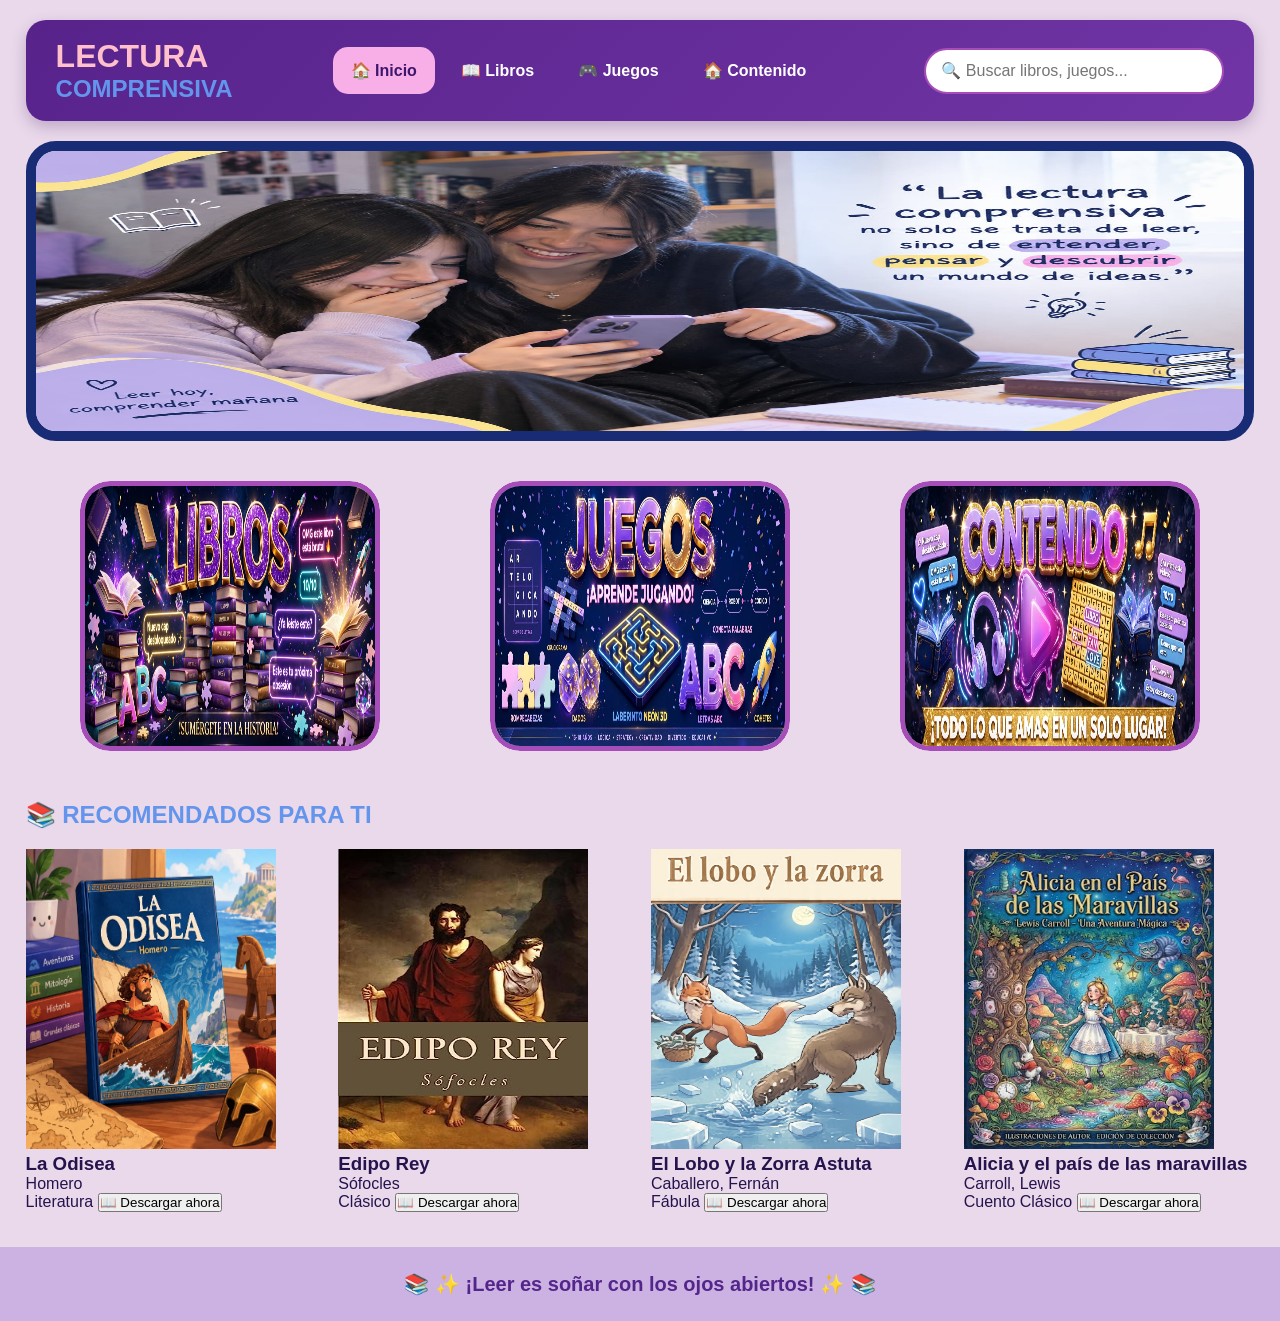
<file: index.html>
<!DOCTYPE html>
<html lang="es">
<head>
    <meta charset="UTF-8">
    <meta name="viewport" content="width=device-width, initial-scale=1.0">
    <title>Lectura Comprensiva</title>
    <link rel="stylesheet" href="index.css">
</head>

<body>

    <header class="navbar">

            <div>
                <h1>LECTURA</h1>
                <h2>COMPRENSIVA</h2>
            </div>

        <nav>
            <a href="index.html" class="activo">🏠 Inicio</a>
            <a href="libros.html">📖 Libros</a>
            <a href="juegos.html">🎮 Juegos</a>
            <a href="contenido.html">🏠 Contenido</a>
        </nav>

       <div class="buscar">
    <input
        type="text"
        id="buscar"
        placeholder="🔍 Buscar libros, juegos..."
        autocomplete="off"
    >

    <div id="resultados" class="tablero-resultados"></div>
</div>

    </header>

    <section class="banner">
        <div class="decoracion">
            <img src="in.jpeg">
        </div>

    </section>

    <section class="opciones">

    <div class="opcion">
        <a href="libros.html">
            <img src="lib.jpeg" alt="Libros">
        </a>
    </div>

    <div class="opcion">
        <a href="juegos.html">
            <img src="jue.jpeg" alt="Juegos">
        </a>
    </div>

    <div class="opcion">
        <a href="contenido.html">
            <img src="cont.jpeg" alt="Contenido">
        </a>
    </div>

</section>

    <section class="recomendados">

        <div class="titulo">
            <h2>📚 RECOMENDADOS PARA TI</h2>
        </div>


        <div class="contenedor-libros">

            <div class="libro">
                <img src="odisea.jpeg" class="imgre">

                <h3>La Odisea</h3>
                <p>Homero</p>

                <span>Literatura</span>
                 <a href="La-celestina.pdf" download>
                <button>📖 Descargar ahora</button>
                 </a>
            </div>

            <div class="libro">
                <img src="edipo.jpeg" class="imgre">

                <h3>Edipo Rey</h3>
                <p>Sófocles</p>

                <span>Clásico</span>
                 <a href="Edipo-rey.pdf" download>
                <button>📖 Descargar ahora</button>
                 </a>
            </div>

            <div class="libro">
                <img src="lobo.jpeg" class="imgre">

                <h3>El Lobo y la Zorra Astuta</h3>
                <p>Caballero, Fernán</p>

                <span>Fábula</span>

                <a href="El-lobo-y-la-zorra.pdf" download>
                <button>📖 Descargar ahora</button>
                 </a>
            </div>


            <!-- LIBRO 4 -->
            <div class="libro">
                <img src="alicia.jpeg" class="imgre">

                <h3>Alicia y el país de las maravillas</h3>
                <p>Carroll, Lewis</p>

                <span>Cuento Clásico</span>

                <a href="Alicia_Maravillas.pdf" download>
                <button>📖 Descargar ahora</button>
                 </a>
            </div>

        </div>

    </section>

    <footer>
        📚 ✨ ¡Leer es soñar con los ojos abiertos! ✨ 📚
    </footer>
<script>
const paginas = [
    { nombre: "📚 Libros", palabras: ["libro", "libros", "lectura"], url: "libros.html" },
    { nombre: "🎮 Juegos", palabras: ["juego", "juegos"], url: "juegos.html" },
    { nombre: "🔎 Sopa de letras", palabras: ["sopa", "sopa de letras"], url: "sopa.html" },
    { nombre: "📝 Preguntas", palabras: ["preguntas", "pregunta"], url: "cuestionario.html" },
    { nombre: "📝 Textos informátivos", palabras: ["informátivos", "textos", "infor"], url: "textos.html" },
    { nombre: "🎧 Audiolibros", palabras: ["audio", "audiolibros"], url: "audios.html" },
    { nombre: "📖 Imágenes", palabras: ["imágen", "imagenes"], url: "imagenes.html" },
    { nombre: "📕 Edipo Rey", palabras: ["edipo", "sofocles"], url: "libros.html" },
    { nombre: "🎧 Contenidos", palabras: ["contenido", "Contenido"], url: "contenido.html" },
    { nombre: "📖 La Odisea", palabras: ["odisea", "homero"], url: "libros.html" },
    { nombre: "🐺 El Lobo y la Zorra Astuta", palabras: ["lobo", "zorra"], url: "libros.html" },
    { nombre: "🌷 Alicia y el país de las maravillas", palabras: ["alicia", "maravillas"], url: "libros.html" }
];

const campo = document.getElementById("buscar");
const tablero = document.getElementById("resultados");

function normalizar(texto) {
    return texto.toLowerCase()
        .normalize("NFD")
        .replace(/[\u0300-\u036f]/g, "")
        .trim();
}

campo.addEventListener("input", function () {
    const texto = normalizar(campo.value);
    tablero.innerHTML = "";

    if (texto === "") {
        tablero.style.display = "none";
        return;
    }

    const encontrados = paginas.filter(pagina =>
        normalizar(pagina.nombre).includes(texto) ||
        pagina.palabras.some(palabra =>
            normalizar(palabra).includes(texto)
        )
    );

    tablero.style.display = "block";

    if (encontrados.length === 0) {
        tablero.innerHTML = "<p>No se encontraron resultados.</p>";
        return;
    }

    encontrados.forEach(pagina => {
        const enlace = document.createElement("a");
        enlace.href = pagina.url;
        enlace.textContent = pagina.nombre;
        tablero.appendChild(enlace);
    });
});

document.addEventListener("click", function (evento) {
    if (!document.querySelector(".buscar").contains(evento.target)) {
        tablero.style.display = "none";
    }
});
</script>
</body>
</html>
</file>
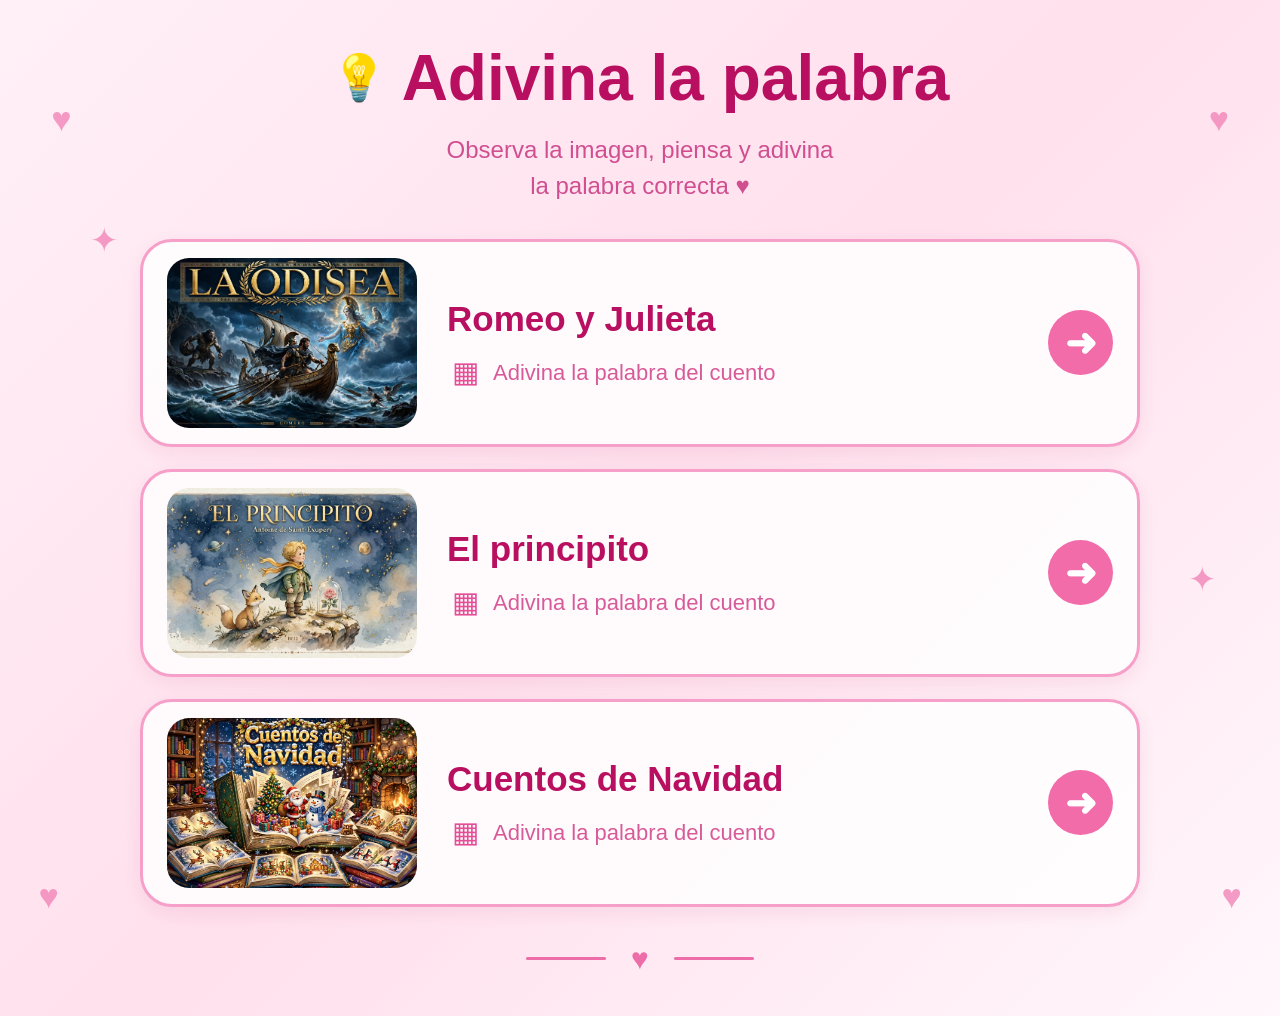
<file: adivina.html>
<!DOCTYPE html>
<html lang="es">

<head>
    <meta charset="UTF-8">
    <meta name="viewport" content="width=device-width, initial-scale=1.0">

    <title>Adivina la palabra 💗</title>
     <link rel="stylesheet" href="adivina.css">
</head>

<body>

    <section class="adivina">

        <!-- DECORACIONES -->

        <span class="decoracion corazon-1">♥</span>
        <span class="decoracion corazon-2">♥</span>
        <span class="decoracion estrella-1">✦</span>
        <span class="decoracion estrella-2">✦</span>
        <span class="decoracion corazon-3">♥</span>
        <span class="decoracion corazon-4">♥</span>

        <main class="contenido">

            <!-- ENCABEZADO -->

            <header class="encabezado">

                <h1 class="titulo">
                    <span class="icono-titulo">💡</span>
                    Adivina la palabra
                </h1>

                <p class="subtitulo">
                    Observa la imagen, piensa y adivina
                    <br>
                    la palabra correcta ♥
                </p>

            </header>

            <!-- LISTA DE LOS TRES CUENTOS -->

            <div class="lista-cuentos">

                <!-- 1. ROMEO Y JULIETA -->

                <article class="cuento-card">

                    <img
                        src="vide1.jpeg"
                        alt="Ilustración de Romeo y Julieta"
                        class="imagen-cuento"
                    >

                    <div class="informacion">

                        <h2>Romeo y Julieta</h2>

                        <p>
                            <span class="icono-actividad">▦</span>
                            Adivina la palabra del cuento
                        </p>

                    </div>

                    <a
                        href="https://es.educaplay.com/recursos-educativos/31005842-romeo.html"
                        class="flecha"
                        aria-label="Abrir actividad de Romeo y Julieta"
                    >➜</a>

                </article>

                <!-- 2. EL PRINCIPITO -->

                <article class="cuento-card">

                    <img
                        src="vide8.jpeg"
                        alt="Ilustración de El principito"
                        class="imagen-cuento"
                    >

                    <div class="informacion">

                        <h2>El principito</h2>

                        <p>
                            <span class="icono-actividad">▦</span>
                            Adivina la palabra del cuento
                        </p>

                    </div>

                    <a
                        href="https://es.educaplay.com/recursos-educativos/31005890-adivinanzas_sobre_el_principito.html"
                        class="flecha"
                        aria-label="Abrir actividad de El principito"
                    >➜</a>

                </article>

                <!-- 3. CUENTOS DE NAVIDAD -->

                <article class="cuento-card">

                    <img
                        src="navisopi.jpeg"
                        alt="Ilustración de Cuentos de Navidad"
                        class="imagen-cuento"
                    >

                    <div class="informacion">

                        <h2>Cuentos de Navidad</h2>

                        <p>
                            <span class="icono-actividad">▦</span>
                            Adivina la palabra del cuento
                        </p>

                    </div>

                    <a
                        href="https://es.educaplay.com/recursos-educativos/31005898-cuentos_de_navidad.html"
                        class="flecha"
                        aria-label="Abrir actividad de Cuentos de Navidad"
                    >➜</a>

                </article>

            </div>

            <!-- DECORACIÓN FINAL -->

            <div class="decoracion-final">
                <span class="linea"></span>
                <span>♥</span>
                <span class="linea"></span>
            </div>

        </main>

    </section>

</body>

</html>
</file>
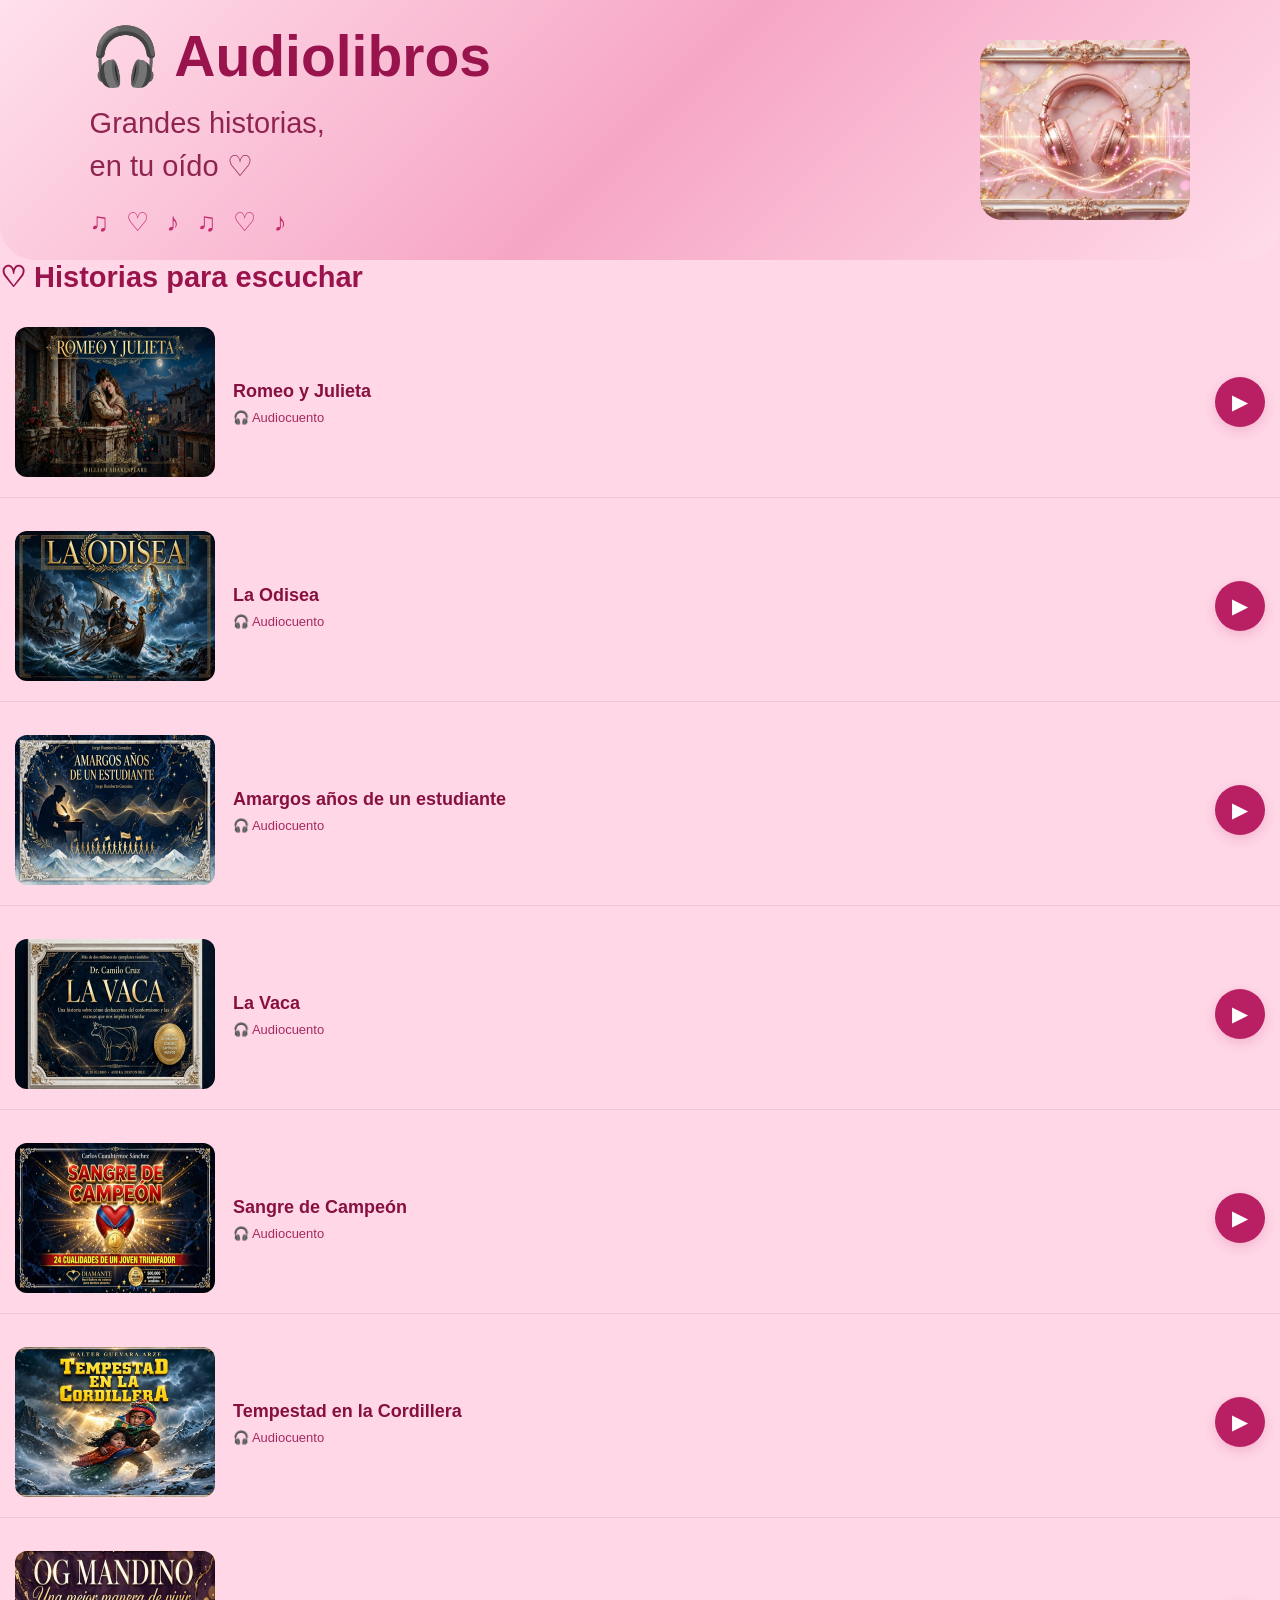
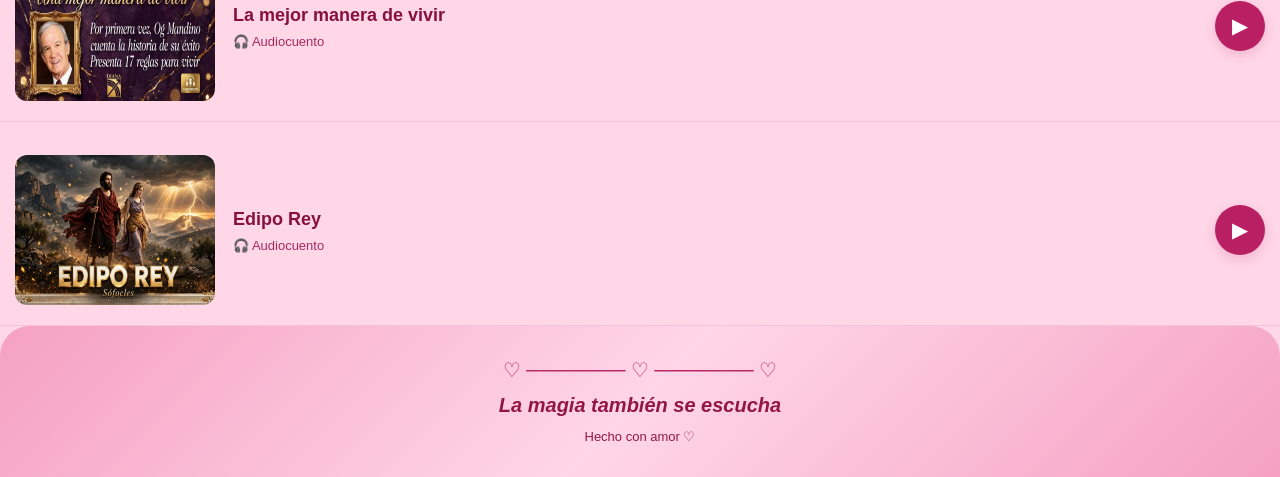
<file: audios.html>
<!DOCTYPE html>
<html lang="es">
<head>
    <meta charset="UTF-8">
    <meta name="viewport" content="width=device-width, initial-scale=1.0">

    <title>Audiolibros ♡</title>
    <link rel="stylesheet" href="audios.css">
    
</head>

<body>

    <!-- ===== ENCABEZADO ===== -->

    <header class="hero">

        <div class="hero-text">
            <h1>🎧 Audiolibros</h1>

            <p>
                Grandes historias,<br>
                en tu oído ♡
            </p>

            <div class="wave">♫ ♡ ♪ ♫ ♡ ♪</div>
        </div>

        <div class="hero-image">
            <img
                src="audio.jpeg"
                alt="Libros y lectura">
        </div>

    </header>


    <!-- ===== LISTA DE AUDIOCUENTOS ===== -->

    <main class="container">

        <h2 class="section-title">
            ♡ Historias para escuchar
        </h2>

        <section class="book-list">


            <!-- CUENTO 1 -->

            <article class="book-card">

                <img
                    class="cover"
                    src="vide2.jpeg"
                    alt="Portada de El príncipe cautivo">

                <div class="book-info">
                    <h3>Romeo y Julieta</h3>
                    <p class="duration">🎧 Audiocuento</p>
                </div>

                <button
                    class="play-button"
                    type="button"
                    aria-label="Reproducir El príncipe cautivo"
                    aria-pressed="false"
                    onclick="toggleVideo('video1', this)">
                    ▶
                </button>

                <video
                    id="video1"
                    class="hidden-video"
                    preload="none">
                    <source
                        src="audi1.mp4"
                        type="video/mp4">
                </video>

            </article>


            <!-- CUENTO 2 -->

            <article class="book-card">

                <img
                    class="cover"
                    src="vide1.jpeg"
                    alt="Portada de El alquimista">

                <div class="book-info">
                    <h3>La Odisea</h3>
                    <p class="duration">🎧 Audiocuento</p>
                </div>

                <button
                    class="play-button"
                    type="button"
                    aria-label="Reproducir El alquimista"
                    aria-pressed="false"
                    onclick="toggleVideo('video2', this)">
                    ▶
                </button>

                <video
                    id="video2"
                    class="hidden-video"
                    preload="none">
                    <source
                        src="audi2.mp4"
                        type="video/mp4">
                </video>

            </article>


            <!-- CUENTO 3 -->

            <article class="book-card">

                <img
                    class="cover"
                    src="aud3.jpeg"
                    alt="Portada de Orgullo y prejuicio">

                <div class="book-info">
                    <h3>Amargos años de un estudiante</h3>
                    <p class="duration">🎧 Audiocuento</p>
                </div>

                <button
                    class="play-button"
                    type="button"
                    aria-label="Reproducir Orgullo y prejuicio"
                    aria-pressed="false"
                    onclick="toggleVideo('video3', this)">
                    ▶
                </button>

                <video
                    id="video3"
                    class="hidden-video"
                    preload="none">
                    <source
                        src="audi3.mp4"
                        type="video/mp4">
                </video>

            </article>


            <!-- CUENTO 4 -->

            <article class="book-card">

                <img
                    class="cover"
                    src="aud4.jpeg"
                    alt="Portada de Toda la luz que no podemos ver">

                <div class="book-info">
                    <h3>La Vaca</h3>
                    <p class="duration">🎧 Audiocuento</p>
                </div>

                <button
                    class="play-button"
                    type="button"
                    aria-label="Reproducir Toda la luz que no podemos ver"
                    aria-pressed="false"
                    onclick="toggleVideo('video4', this)">
                    ▶
                </button>

                <video
                    id="video4"
                    class="hidden-video"
                    preload="none">
                    <source
                        src="audi4.mp4"
                        type="video/mp4">
                </video>

            </article>


            <!-- CUENTO 5 -->

            <article class="book-card">

                <img
                    class="cover"
                    src="aud5.jpeg"
                    alt="Portada de El principito">

                <div class="book-info">
                    <h3>Sangre de Campeón</h3>
                    <p class="duration">🎧 Audiocuento</p>
                </div>

                <button
                    class="play-button"
                    type="button"
                    aria-label="Reproducir El principito"
                    aria-pressed="false"
                    onclick="toggleVideo('video5', this)">
                    ▶
                </button>

                <video
                    id="video5"
                    class="hidden-video"
                    preload="none">
                    <source
                        src="audi5.mp4"
                        type="video/mp4">
                </video>

            </article>

            <article class="book-card">

                <img
                    class="cover"
                    src="aud6.jpeg"
                    alt="Portada de El principito">

                <div class="book-info">
                    <h3>Tempestad en la Cordillera</h3>
                    <p class="duration">🎧 Audiocuento</p>
                </div>

                <button
                    class="play-button"
                    type="button"
                    aria-label="Reproducir El principito"
                    aria-pressed="false"
                    onclick="toggleVideo('video6', this)">
                    ▶
                </button>

                <video
                    id="video5"
                    class="hidden-video"
                    preload="none">
                    <source
                        src="audi6.mp4"
                        type="video/mp4">
                </video>

            </article>


            <article class="book-card">

                <img
                    class="cover"
                    src="aud7.jpeg"
                    alt="Portada de El principito">

                <div class="book-info">
                    <h3>La mejor manera de vivir</h3>
                    <p class="duration">🎧 Audiocuento</p>
                </div>

                <button
                    class="play-button"
                    type="button"
                    aria-label="Reproducir El principito"
                    aria-pressed="false"
                    onclick="toggleVideo('video7', this)">
                    ▶
                </button>

                <video
                    id="video5"
                    class="hidden-video"
                    preload="none">
                    <source
                        src="audio7.mp4"
                        type="video/mp4">
                </video>

            </article>

            <article class="book-card">

                <img
                    class="cover"
                    src="aud8.jpeg"
                    alt="Portada de El principito">

                <div class="book-info">
                    <h3>Edipo Rey</h3>
                    <p class="duration">🎧 Audiocuento</p>
                </div>

                <button
                    class="play-button"
                    type="button"
                    aria-label="Reproducir El principito"
                    aria-pressed="false"
                    onclick="toggleVideo('video8', this)">
                    ▶
                </button>

                <video
                    id="video5"
                    class="hidden-video"
                    preload="none">
                    <source
                        src="audi8.mp4"
                        type="video/mp4">
                </video>

            </article>

        </section>

    </main>


    <!-- ===== FOOTER ===== -->

    <footer class="footer">

        <div class="footer-decoration">
            ♡ ─────── ♡ ─────── ♡
        </div>

        <p>La magia también se escucha</p>

        <span>Hecho con amor ♡</span>

    </footer>


    <!-- ===== FUNCIONALIDAD DE LOS BOTONES ===== -->

    <script>
        async function toggleVideo(id, button) {
            const video = document.getElementById(id);

            // Pausa los demás cuentos antes de reproducir uno.
            document.querySelectorAll(".hidden-video").forEach(item => {
                if (item !== video) {
                    item.pause();
                    item.currentTime = 0;

                    const otherButton = document.querySelector(
                        '[onclick*="' + item.id + '"]'
                    );

                    if (otherButton) {
                        otherButton.textContent = "▶";
                        otherButton.setAttribute("aria-pressed", "false");
                    }
                }
            });

            if (video.paused) {
                try {
                    await video.play();
                    button.textContent = "❚❚";
                    button.setAttribute("aria-pressed", "true");
                } catch (error) {
                    alert(
                        "No se pudo reproducir el cuento. " +
                        "Comprueba que el archivo MP4 exista y sea válido."
                    );
                }
            } else {
                video.pause();
                button.textContent = "▶";
                button.setAttribute("aria-pressed", "false");
            }

            video.onended = () => {
                button.textContent = "▶";
                button.setAttribute("aria-pressed", "false");
            };
        }
    </script>

</body>
</html>
</file>
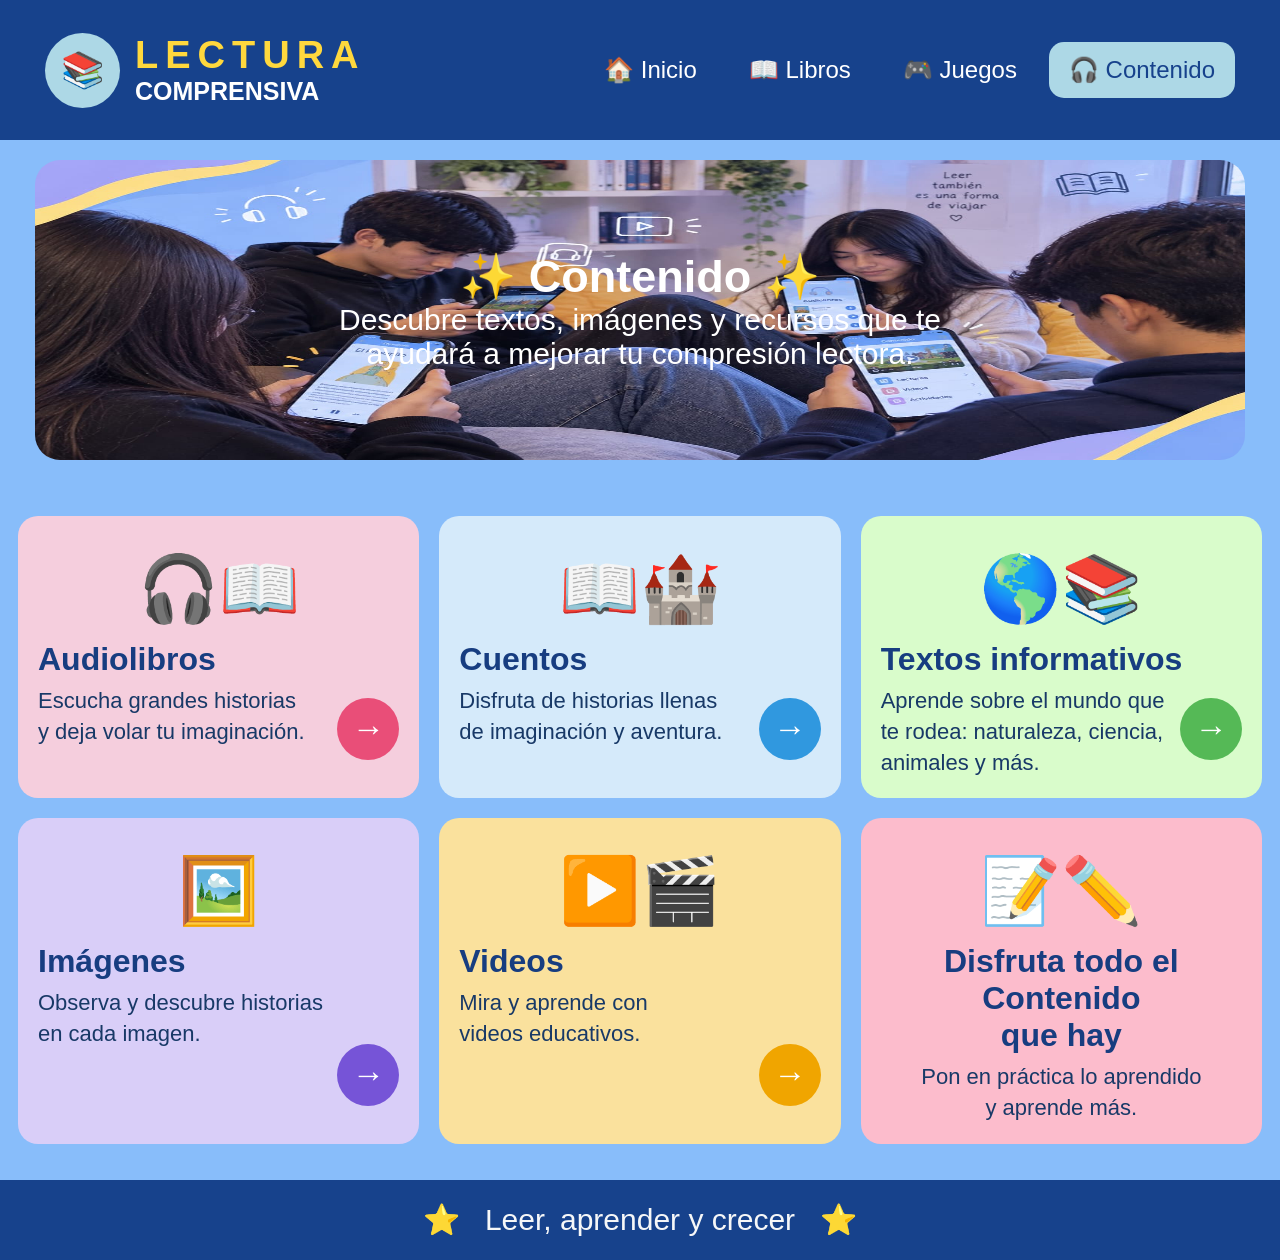
<file: contenido.html>
<!DOCTYPE html>
<html lang="es">
<head>
    <meta charset="UTF-8">
    <meta name="viewport" content="width=device-width, initial-scale=1.0">
    <title>Contenido - Leer es crecer</title>

    <link rel="stylesheet" href="contenido.css">
</head>

<body>

<!-- NAVBAR -->
<header class="navbar">

        <div class="logo">
            <div class="logo-circulo">📚</div>
            <div>
                <h1>LECTURA</h1>
                <h2>COMPRENSIVA</h2>
            </div>
        </div>

        <nav>
            <a href="index.html">🏠 Inicio</a>
            <a href="libros.html">📖 Libros</a>
            <a href="juegos.html">🎮 Juegos</a>
            <a href="contenido.html" class="activo">🎧 Contenido</a>
        </nav>

    </header>


<!-- HERO -->
<section class="titulo-libros">

    <img src="conte.jpeg" class="imghe" alt="Lectura comprensiva">

    <div>
        <h2>✨ Contenido ✨</h2>

        <p>
            Descubre textos, imágenes y recursos que te<br>
            ayudará a mejorar tu compresión lectora.
        </p>
    </div>

</section>

<br>
<!-- CONTENIDO PRINCIPAL -->



        <!-- TARJETAS -->

        <div class="grid">

            <!-- AUDIOLIBROS -->
            <div class="tarjeta rosa">

                <div class="imagen">
                    🎧📖
                </div>

                <h2>Audiolibros</h2>

                <p>
                    Escucha grandes historias<br>
                    y deja volar tu imaginación.
                </p>
                <a href="audios.html">
                <button class="flecha">→</button>
                </a>

            </div>


            <!-- CUENTOS -->
            <div class="tarjeta celeste">

                <div class="imagen">
                    📖🏰
                </div>

                <h2>Cuentos</h2>

                <p>
                    Disfruta de historias llenas<br>
                    de imaginación y aventura.
                </p>
                 <a href="cuentos.html">
                <button class="flecha">→</button>
                 </a>

            </div>


            <!-- TEXTOS -->
            <div class="tarjeta verde">

                <div class="imagen">
                    🌎📚
                </div>

                <h2>Textos informativos</h2>

                <p>
                    Aprende sobre el mundo que<br>
                    te rodea: naturaleza, ciencia,<br>
                    animales y más.
                </p>
                 <a href="textos.html">
                <button class="flecha">→</button>
                 </a>

            </div>


            <!-- IMÁGENES -->
            <div class="tarjeta morado">

                <div class="imagen">
                    🖼️
                </div>

                <h2>Imágenes</h2>

                <p>
                    Observa y descubre historias<br>
                    en cada imagen.
                </p>
                <a href="imagenes.html">
                <button class="flecha">→</button>
                </a>

            </div>


            <!-- VIDEOS -->
            <div class="tarjeta amarillo">

                <div class="imagen">
                    ▶️🎬
                </div>

                <h2>Videos</h2>

                <p>
                    Mira y aprende con<br>
                    videos educativos.
                </p>
                 <a href="videos.html">
                <button class="flecha">→</button>
                 </a>

            </div>


            <!-- ACTIVIDADES -->
            <div class="tarjeta rosado">

                <div class="imagen">
                    📝✏️
                </div>
                 <center>
                <h2>Disfruta todo el Contenido <br>que hay</h2>

                <p>
                    Pon en práctica lo aprendido<br>
                    y aprende más.
                </p>
                 </center>

            </div>

        </div>

    </section>

</main>
<br>

<!-- FOOTER -->
<footer>

    <p>
        ⭐ &nbsp; Leer, aprender y crecer &nbsp; ⭐
    </p>

</footer>

</body>
</html>
</file>
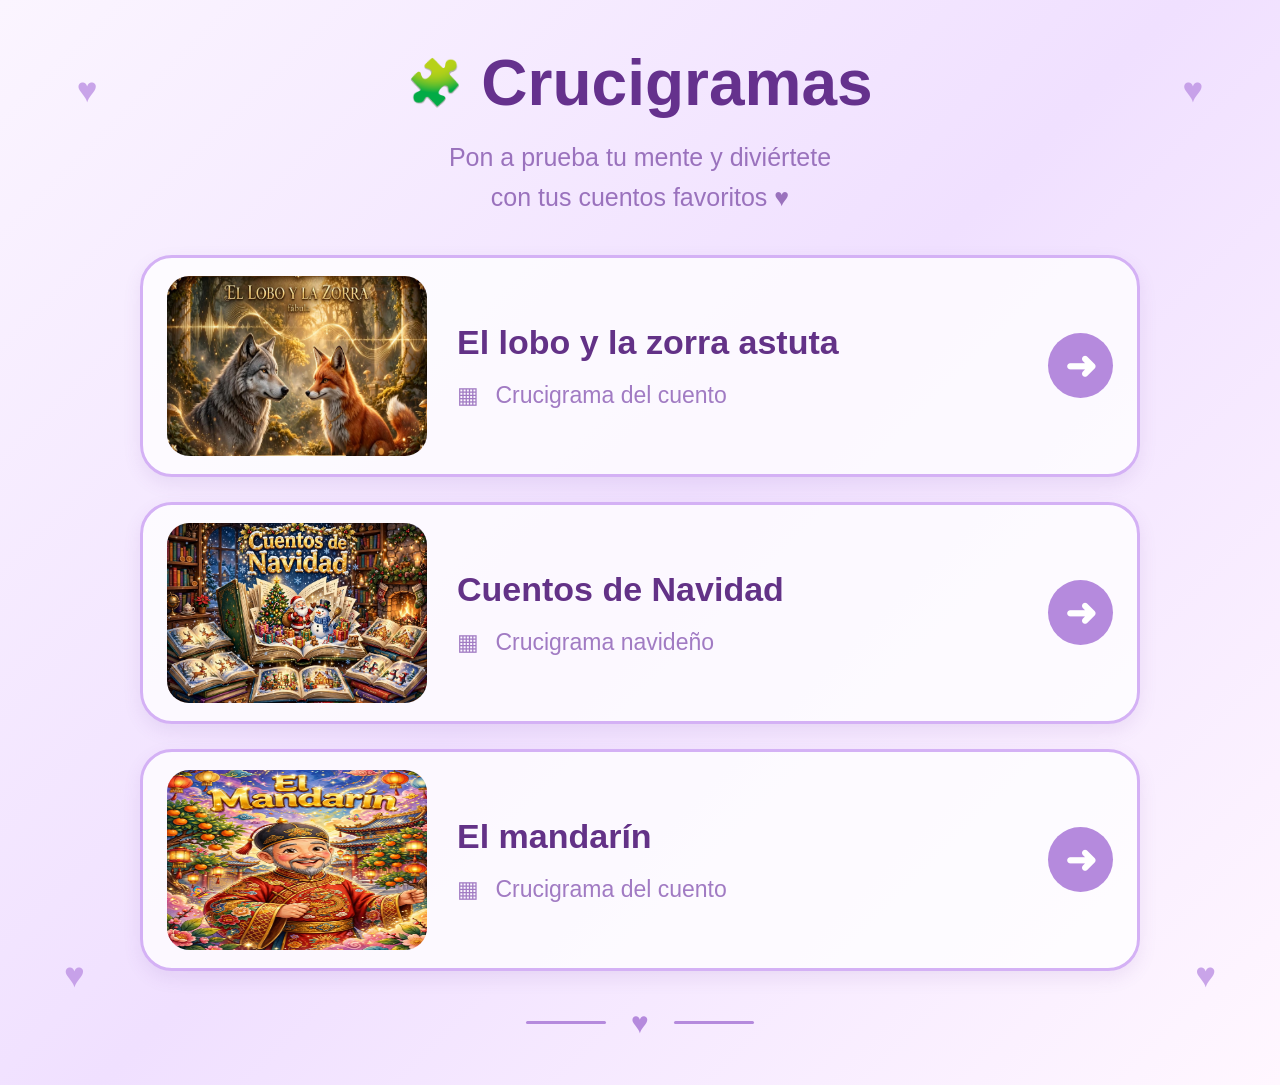
<file: cruci.html>
<!DOCTYPE html>
<html lang="es">
<head>
    <meta charset="UTF-8">
    <meta name="viewport" content="width=device-width, initial-scale=1.0">

    <title>Crucigramas 💜</title>
    <link rel="stylesheet" href="cruci.css">

    
</head>

<body>

    <section class="crucigramas">

        <!-- CORAZONES DECORATIVOS -->

        <span class="corazon corazon-1">♥</span>
        <span class="corazon corazon-2">♥</span>
        <span class="corazon corazon-3">♥</span>
        <span class="corazon corazon-4">♥</span>

        <main class="contenido">

            <!-- ENCABEZADO -->

            <header class="encabezado">

                <h1 class="titulo">
                    <span class="pieza">🧩</span>
                    Crucigramas
                </h1>

                <p class="subtitulo">
                    Pon a prueba tu mente y diviértete
                    <br>
                    con tus cuentos favoritos ♥
                </p>

            </header>

            <!-- LOS TRES CRUCIGRAMAS -->

            <div class="lista-crucigramas">

                <!-- 1. EL LOBO Y LA ZORRA ASTUTA -->

                <article class="crucigrama-card">

                    <img
                        src="lobocr.jpeg"
                        alt="El lobo y la zorra astuta"
                        class="imagen-cuento"
                    >

                    <div class="informacion">

                        <h2>El lobo y la zorra astuta</h2>

                        <p>
                            <span class="icono-calendario">▦</span>
                            Crucigrama del cuento
                        </p>

                    </div>

                    <a
                        href="https://es.educaplay.com/recursos-educativos/31005650-el_lobo_y_la_zorra_astuta.html"
                        class="flecha"
                        aria-label="Abrir el crucigrama del lobo y la zorra astuta"
                    >➜</a>

                </article>

                <!-- 2. CUENTOS DE NAVIDAD -->

                <article class="crucigrama-card">

                    <img
                        src="navisopi.jpeg"
                        alt="Cuentos de Navidad"
                        class="imagen-cuento"
                    >

                    <div class="informacion">

                        <h2>Cuentos de Navidad</h2>

                        <p>
                            <span class="icono-calendario">▦</span>
                            Crucigrama navideño
                        </p>

                    </div>

                    <a
                        href="https://es.educaplay.com/recursos-educativos/31005695-cuentos_de_navidad.html"
                        class="flecha"
                        aria-label="Abrir el crucigrama de Cuentos de Navidad"
                    >➜</a>

                </article>

                <!-- 3. EL MANDARÍN -->

                <article class="crucigrama-card">

                    <img
                        src="mandisopi.jpeg"
                        alt="El mandarín"
                        class="imagen-cuento"
                    >

                    <div class="informacion">

                        <h2>El mandarín</h2>

                        <p>
                            <span class="icono-calendario">▦</span>
                            Crucigrama del cuento
                        </p>

                    </div>

                    <a
                        href="https://es.educaplay.com/recursos-educativos/31005735-crucigrama_sobre_el_mandarin.html"
                        class="flecha"
                        aria-label="Abrir el crucigrama de El mandarín"
                    >➜</a>

                </article>

            </div>

            <!-- DECORACIÓN FINAL -->

            <div class="decoracion-final">
                <span class="linea"></span>
                <span>♥</span>
                <span class="linea"></span>
            </div>

        </main>

    </section>

</body>
</html>
</file>
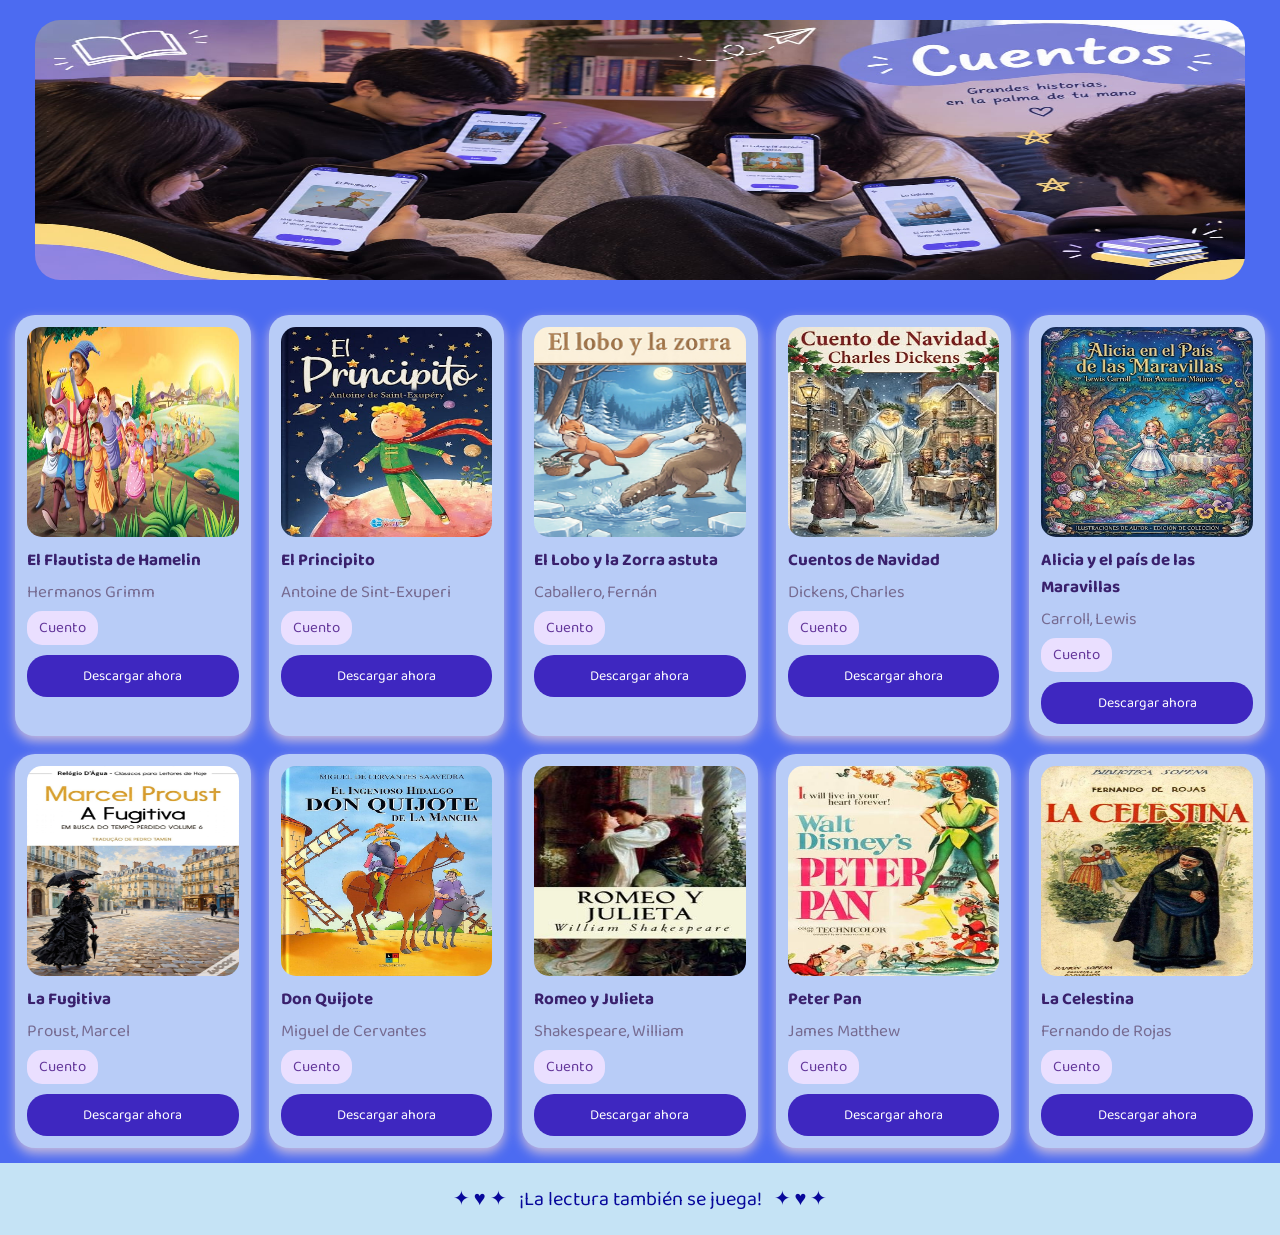
<file: cuentos.html>
<!DOCTYPE html>
<html lang="es">
<head>
    <meta charset="UTF-8">
    <meta name="viewport" content="width=device-width, initial-scale=1.0">
    <title>Cuentos</title>

    <!-- Fuente -->
    <link rel="preconnect" href="https://fonts.googleapis.com">
    <link rel="preconnect" href="https://fonts.gstatic.com" crossorigin>
    <link href="https://fonts.googleapis.com/css2?family=Baloo+2:wght@400;600;700&display=swap" rel="stylesheet">

    <!-- CSS -->
    <link rel="stylesheet" href="cuentos.css">
</head>

<body>

    <!-- ENCABEZADO -->
    <section class="titulo-libros">

    <img src="cuent.jpeg" class="imghe" alt="Lectura comprensiva">

</section>

 <div class="libros">


                <article class="libro">
                    <img src="flautista.jpeg">
                    <h3>El Flautista de Hamelin</h3>
                    <p>Hermanos Grimm</p>
                    <span>Cuento</span>
                   <a href="El-flautista-de-Hamelin.pdf" download>
                    <button>Descargar ahora</button>
                    </a>
                </article>


                <article class="libro">
                    <img src="principito.jpeg">
                    <h3>El Principito</h3>
                    <p>Antoine de Sint-Exuperi</p>
                    <span>Cuento</span>
                    <a href="El-principito.pdf" download>
                    <button>Descargar ahora</button>
                    </a>
                </article>


                <article class="libro">
                    <img src="lobo.jpeg">
                    <h3>El Lobo y la Zorra astuta</h3>
                    <p>Caballero, Fernán</p>
                    <span>Cuento</span>
                    <a href="El-lobo-y-la-zorra.pdf" download>
                    <button>Descargar ahora</button>
                    </a>
                </article>


                <article class="libro">
                    <img src="navidad.jpeg">
                    <h3>Cuentos de Navidad</h3>
                    <p>Dickens, Charles</p>
                    <span>Cuento</span>
                    <a href="Cuento_Navidad.pdf" download>
                    <button>Descargar ahora</button>
                    </a>
                </article>


                <article class="libro">
                    <img src="alicia.jpeg">
                    <h3>Alicia y el país de las Maravillas</h3>
                    <p>Carroll, Lewis</p>
                    <span>Cuento</span>
                    <a href="Alicia_Maravillas.pdf" download>
                    <button>Descargar ahora</button>
                    </a>
                </article>

                <article class="libro">
                    <img src="fugi.jpeg">
                    <h3>La Fugitiva</h3>
                    <p>Proust, Marcel</p>
                    <span>Cuento</span>
                    <a href="la-fugitiva.pdf" download>
                    <button>Descargar ahora</button>
                    </a>
                </article>

                <article class="libro">
                    <img src="donquijote.jpeg">
                    <h3>Don Quijote</h3>
                    <p>Miguel de Cervantes</p>
                    <span>Cuento</span>
                    <a href="ingenioso-hidalgo.pdf" download>
                    <button>Descargar ahora</button>
                    </a>
                </article>

                <article class="libro">
                    <img src="romeo.jpeg">
                    <h3>Romeo y Julieta</h3>
                    <p>Shakespeare, William</p>
                    <span>Cuento</span>
                    <a href="Romeo-y-Julieta.pdf" download>
                    <button>Descargar ahora</button>
                    </a>
                </article>

                <article class="libro">
                    <img src="peter.jpeg">
                    <h3>Peter Pan</h3>
                    <p>James Matthew</p>
                    <span>Cuento</span>
                    <a href="Peter_Pan.pdf" download>
                    <button>Descargar ahora</button>
                    </a>
                </article>


                <article class="libro">
                    <img src="celestina.jpeg">
                    <h3>La Celestina</h3>
                    <p>Fernando de Rojas</p>
                    <span>Cuento</span>
                    <a href="La-celestina.pdf" download>
                    <button>Descargar ahora</button>
                    </a>
                </article>
 

            </div>

            <!-- PIE -->
    <footer>
        ✦ ♥ ✦ &nbsp; ¡La lectura también se juega! &nbsp; ✦ ♥ ✦
    </footer>
</body>
</html>
</file>
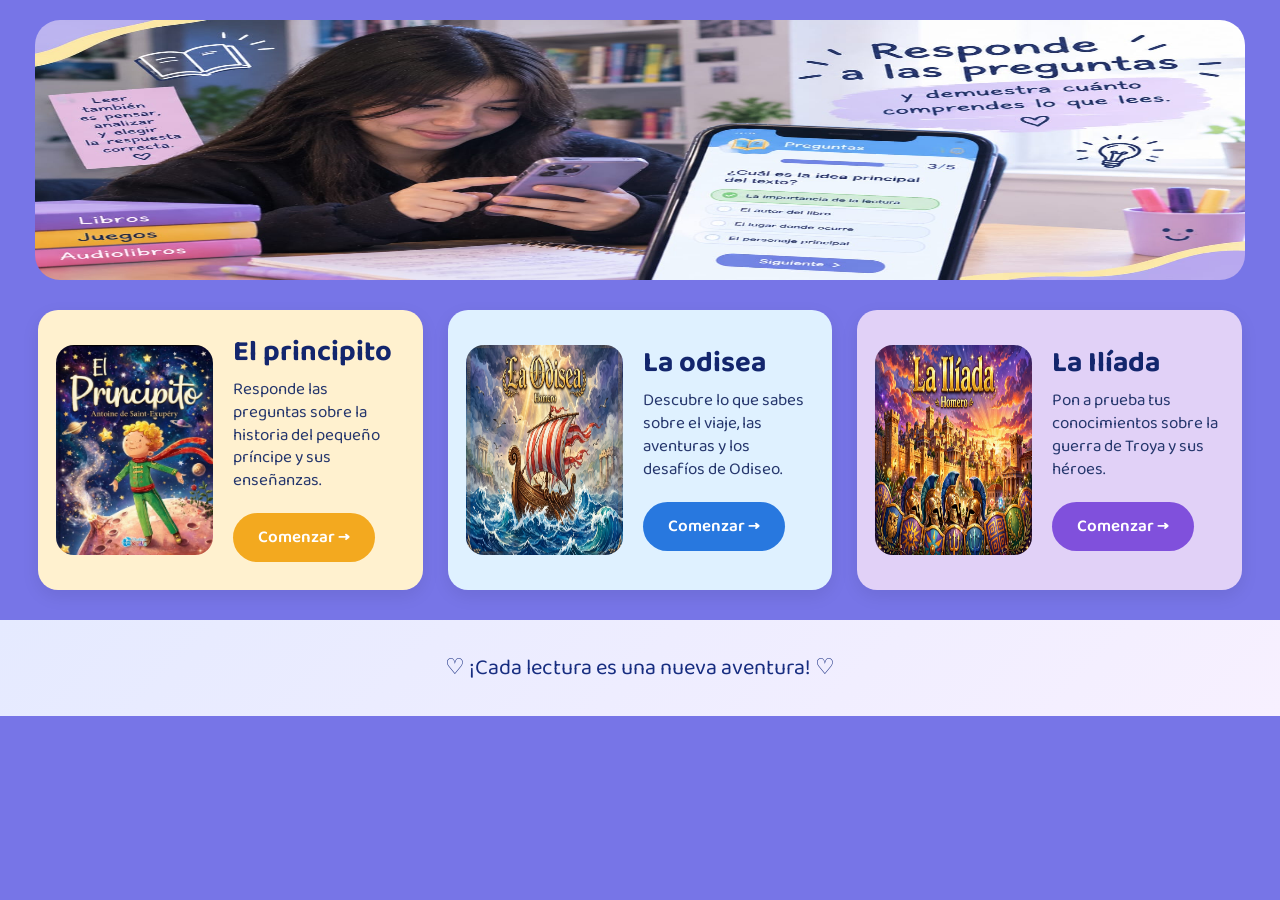
<file: cuestionario.html>
<!DOCTYPE html>
<html lang="es">
<head>
    <meta charset="UTF-8">
    <meta name="viewport" content="width=device-width, initial-scale=1.0">
    <title>Preguntas de Comprensión Lectora</title>

    <link rel="stylesheet" href="cuestionario.css">

    <link href="https://fonts.googleapis.com/css2?family=Baloo+2:wght@400;600;700&display=swap" rel="stylesheet">
</head>

<body>

    <!-- BANNER -->
    <section class="titulo-libros">

    <img src="respo.jpeg" class="imghe" alt="Lectura comprensiva">

</section>


    <!-- CONTENIDO -->
    <main class="contenedor">

        <!-- EL PRINCIPITO -->
        <div class="tarjeta principito">
            <img src="pricisipi.jpeg"
                 alt="El Principito">

            <div class="informacion">
                <h2>El principito</h2>
                <p>
                    Responde las preguntas sobre la historia
                    del pequeño príncipe y sus enseñanzas.
                </p>

                <a href="https://es.educaplay.com/recursos-educativos/30955113-el_principito_quiz.html" class="boton">Comenzar →</a>
            </div>
        </div>


        <!-- LA ODISEA -->
        <div class="tarjeta odisea">
            <img src="odisopi.jpeg"
                 alt="La Odisea">

            <div class="informacion">
                <h2>La odisea</h2>
                <p>
                    Descubre lo que sabes sobre el viaje,
                    las aventuras y los desafíos de Odiseo.
                </p>

                <a href="https://es.educaplay.com/recursos-educativos/30998140-la_odisea_de_homero.html" class="boton">Comenzar →</a>
            </div>
        </div>


        <!-- LA ILÍADA -->
        <div class="tarjeta iliada">
            <img src="ilisopi.jpeg"
                 alt="La Ilíada">

            <div class="informacion">
                <h2>La Ilíada</h2>
                <p>
                    Pon a prueba tus conocimientos sobre
                    la guerra de Troya y sus héroes.
                </p>

                <a href="https://es.educaplay.com/recursos-educativos/30998147-la_iliada_de_homero.html" class="boton">Comenzar →</a>
            </div>
        </div>

        </div>

    </main>


    <!-- PIE DE PÁGINA -->
    <footer>
        <p>♡ ¡Cada lectura es una nueva aventura! ♡</p>
    </footer>

</body>
</html>
</file>
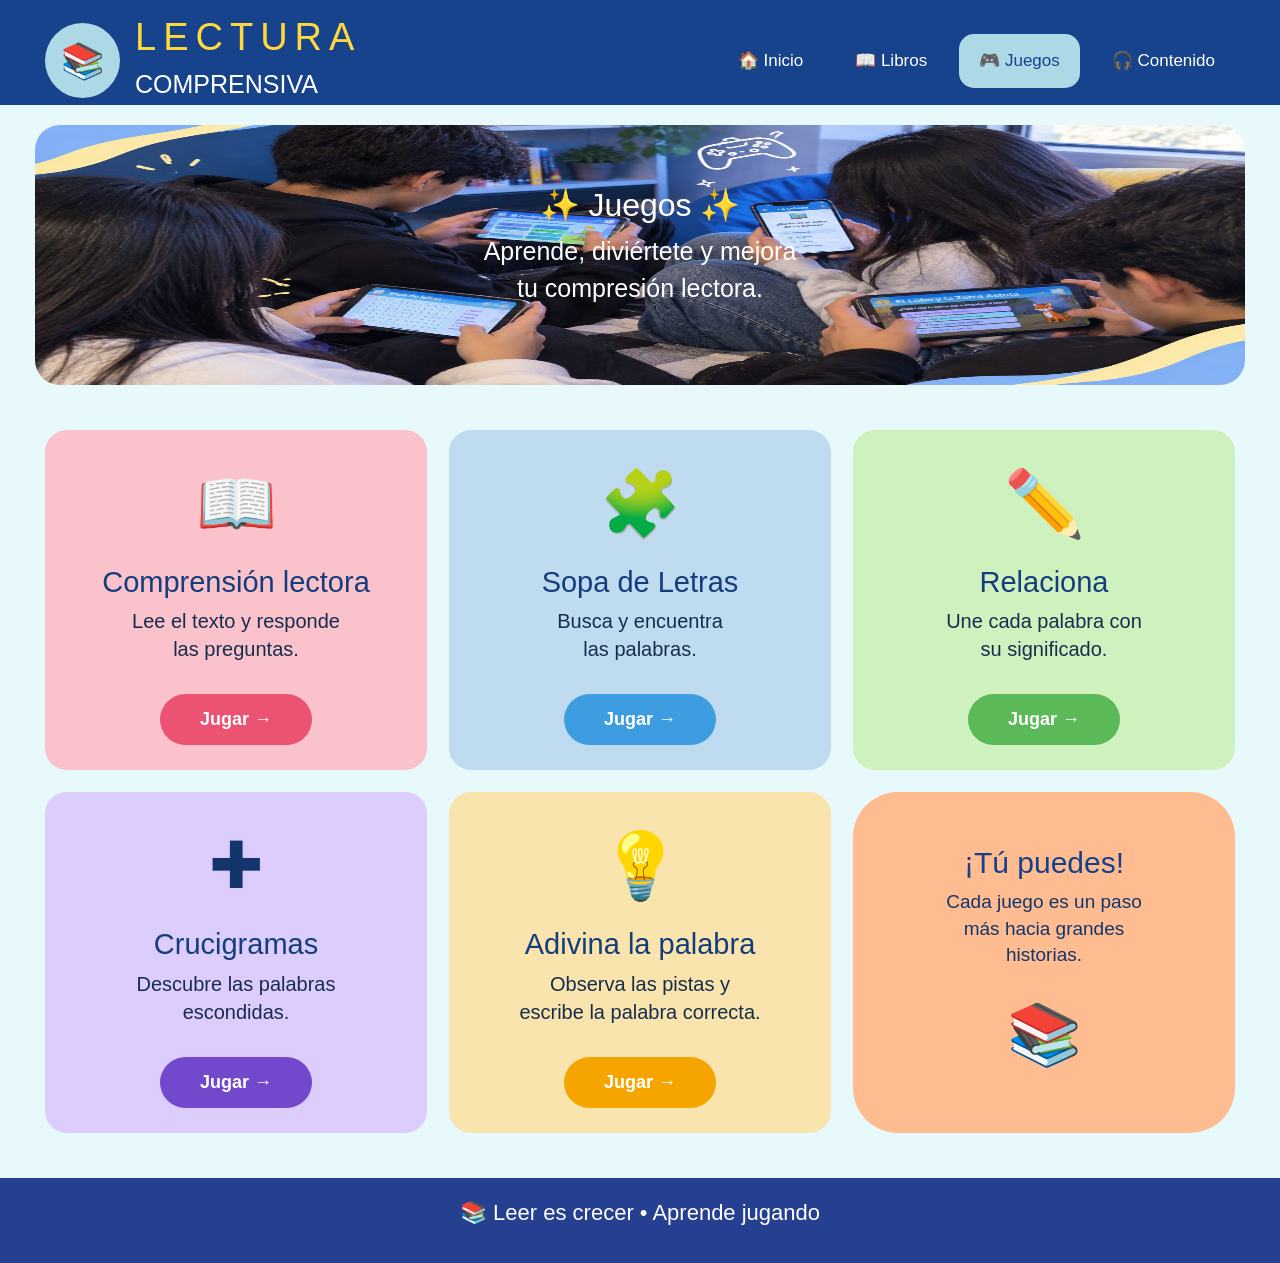
<file: juegos.html>
<!DOCTYPE html>
<html lang="es">
<head>
    <meta charset="UTF-8">
    <meta name="viewport" content="width=device-width, initial-scale=1.0">

    <title>Juegos - Leer es crecer</title>

    <!-- Bootstrap -->
    <link href="https://cdn.jsdelivr.net/npm/bootstrap@5.3.3/dist/css/bootstrap.min.css" rel="stylesheet">

    <!-- CSS -->
    <link rel="stylesheet" href="juegos.css">
</head>

<body>

<!-- ================= NAVBAR ================= -->

<header class="navbar">

        <div class="logo">
            <div class="logo-circulo">📚</div>
            <div>
                <h1>LECTURA</h1>
                <h2>COMPRENSIVA</h2>
            </div>
        </div>

        <nav>
            <a href="index.html">🏠 Inicio</a>
            <a href="libros.html">📖 Libros</a>
            <a href="juegos.html" class="activo">🎮 Juegos</a>
            <a href="contenido.html">🎧 Contenido</a>
        </nav>

    </header>


<!-- ================= ENCABEZADO ================= -->

<section class="titulo-libros">

    <img src="jueg.jpeg" class="imghe" alt="Lectura comprensiva">

    <div>
        <h2>✨ Juegos ✨</h2>

        <p>
            Aprende, diviértete y mejora<br>
            tu compresión lectora.
        </p>
    </div>

</section>


<!-- ================= JUEGOS ================= -->

<section class="juegos">

    <!-- Juego 1 -->
    <div class="tarjeta rosa">
        <div class="icono">📖</div>
        <h2>Comprensión lectora</h2>
        <p>Lee el texto y responde<br>las preguntas.</p>
        <a href="cuestionario.html">
        <button>Jugar →</button>
        </a>
    </div>


    <!-- Juego 2 -->
    <div class="tarjeta celeste">
        <div class="icono">🧩</div>
        <h2>Sopa de Letras</h2>
        <p>Busca y encuentra<br>las palabras.</p>
        <a href="sopa.html">
        <button>Jugar →</button>
        </a>
    </div>


    <!-- Juego 3 -->
    <div class="tarjeta verde">
        <div class="icono">✏️</div>
        <h2>Relaciona</h2>
        <p>Une cada palabra con<br>su significado.</p>
        <a href="relaciona.html">
        <button>Jugar →</button>
        </a>
    </div>

    <!-- Juego 5 -->
    <div class="tarjeta turquesa">
        <div class="icono">✚</div>
        <h2>Crucigramas</h2>
        <p>Descubre las palabras<br>escondidas.</p>
        <a href="cruci.html">
        <button>Jugar →</button>
        </a>
    </div>
    


    <!-- Juego 6 -->
    <div class="tarjeta amarillo">
        <div class="icono">💡</div>
        <h2>Adivina la palabra</h2>
        <p>Observa las pistas y<br>escribe la palabra correcta.</p>
        <a href="adivina.html">
        <button>Jugar →</button>
        </a>
    </div>



    <!-- Mensaje -->
    <div class="motivacion">
        <h2>¡Tú puedes!</h2>
        <p>Cada juego es un paso<br>
        más hacia grandes<br>
        historias.</p>

        <div class="libritos">📚</div>
    </div>

</section>


<!-- ================= FOOTER ================= -->

<footer>
    <p>📚 Leer es crecer • Aprende jugando</p>
</footer>

</body>
</html>
</file>
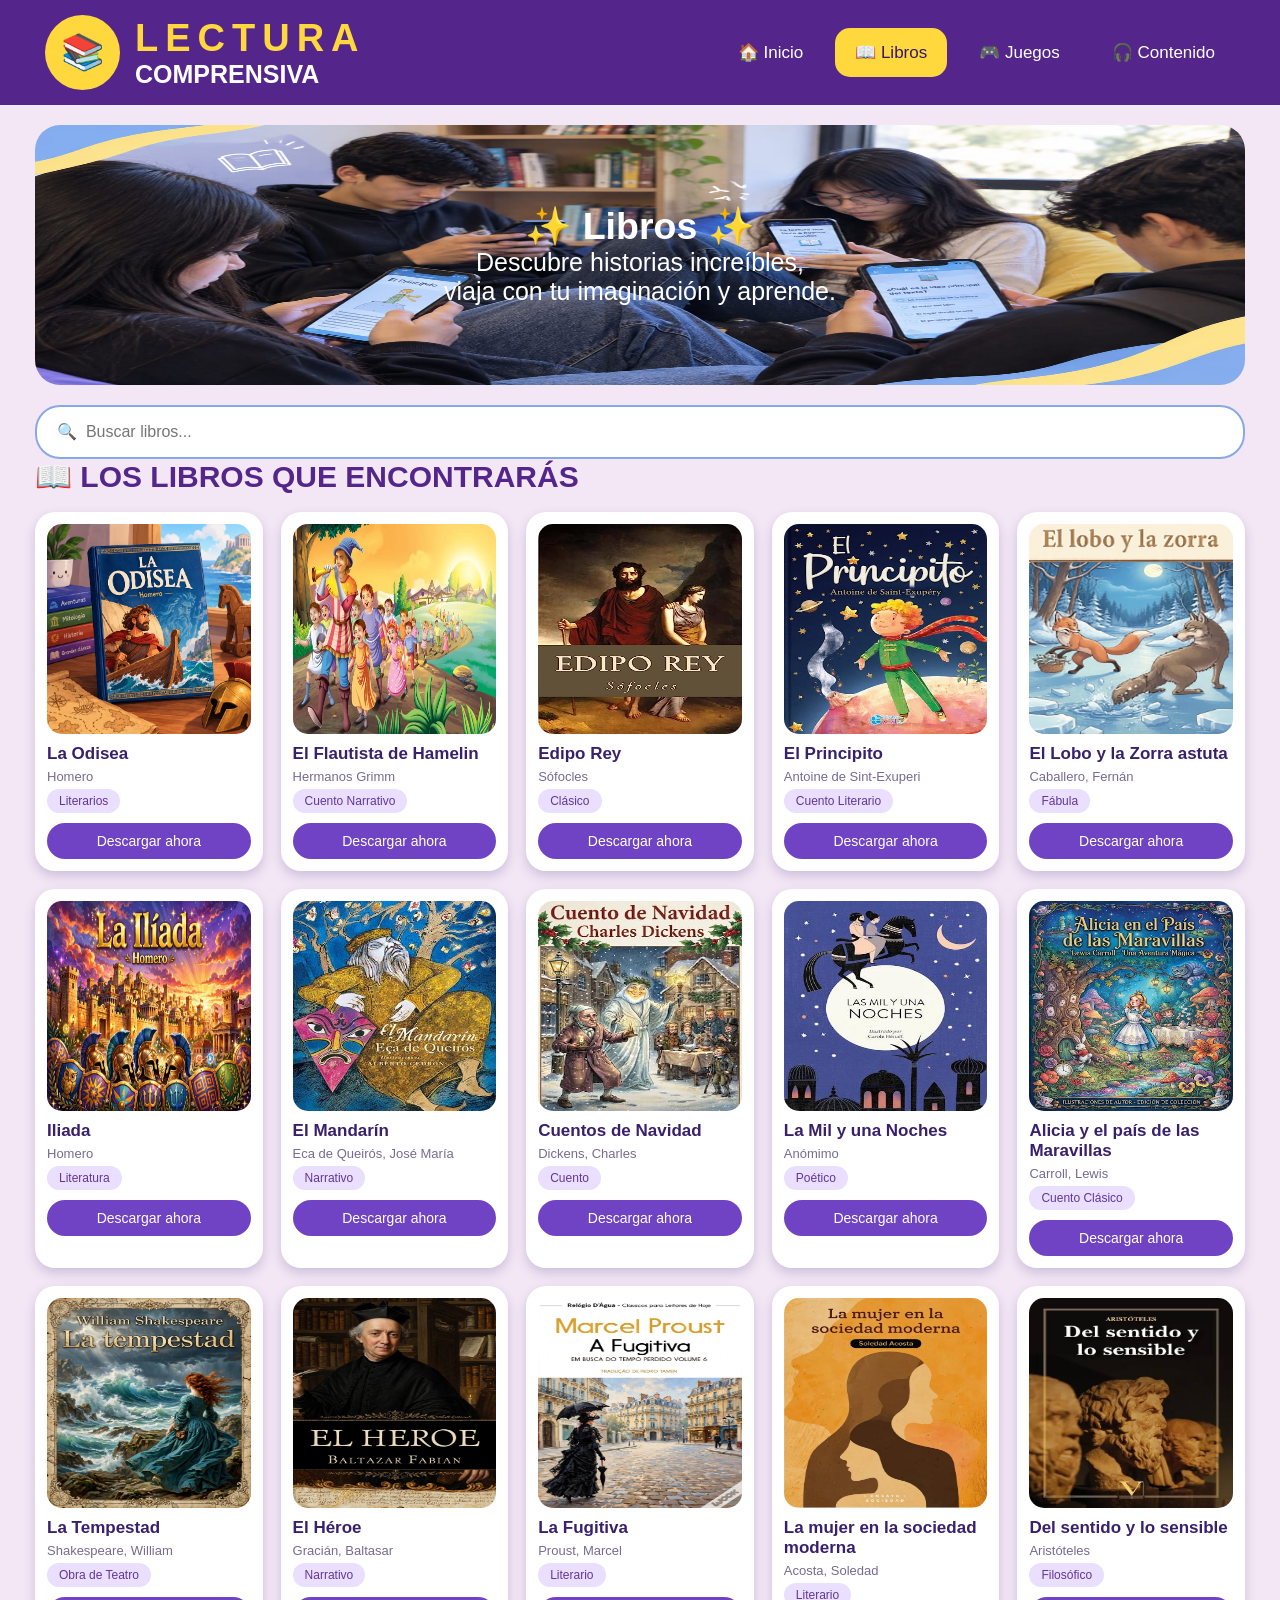
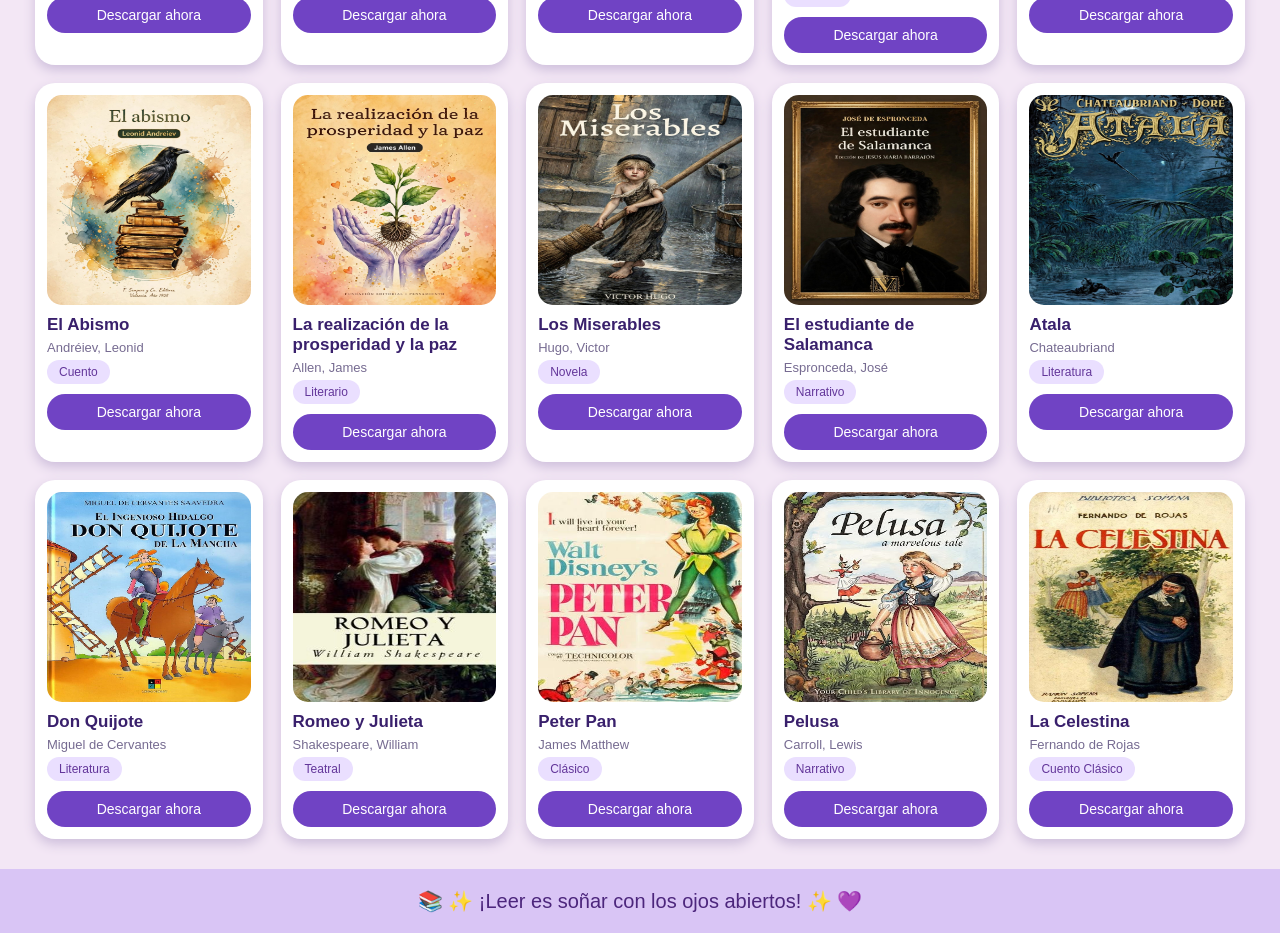
<file: libros.html>
<!DOCTYPE html>
<html lang="es">
<head>
    <meta charset="UTF-8">
    <meta name="viewport" content="width=device-width, initial-scale=1.0">
    <title>Libros - Lectura Comprensiva</title>
    <link rel="stylesheet" href="libros.css">
</head>

<body>

    <header class="navbar">

        <div class="logo">
            <div class="logo-circulo">📚</div>
            <div>
                <h1>LECTURA</h1>
                <h2>COMPRENSIVA</h2>
            </div>
        </div>

        <nav>
            <a href="index.html">🏠 Inicio</a>
            <a href="libros.html" class="activo">📖 Libros</a>
            <a href="juegos.html">🎮 Juegos</a>
            <a href="contenido.html">🎧 Contenido</a>
        </nav>

    </header>

   <section class="titulo-libros">

    <img src="letu.jpeg" class="imghe" alt="Lectura comprensiva">

    <div>
        <h2>✨ Libros ✨</h2>

        <p>
            Descubre historias increíbles,<br>
            viaja con tu imaginación y aprende.
        </p>
    </div>

</section>

    <main class="contenido">


        <section class="seccion-libros">

            <div class="busqueda">
                <input type="text" id="buscarLibro" placeholder="🔍  Buscar libros...">
                 <div id="resultados"></div>
            </div>
            <script>
const buscador = document.getElementById("buscarLibro");
const resultados = document.getElementById("resultados");

buscador.addEventListener("input", function() {

    const texto = buscador.value.toLowerCase().trim();
    const libros = document.querySelectorAll(".libro");

    resultados.innerHTML = "";

    libros.forEach(function(libro) {

        const titulo = libro.querySelector("h3").textContent.toLowerCase();

        if (texto === "" || titulo.includes(texto)) {

            libro.style.display = "";

        } else {

            libro.style.display = "none";

        }
    });
});
</script>


            <h2 class="subtitulo">📖 LOS LIBROS QUE ENCONTRARÁS</h2>


            <!-- TARJETAS -->
            <div class="libros">

                <article class="libro">
                    <img src="odisea.jpeg">
                    <h3>La Odisea</h3>
                    <p>Homero</p>
                    <span>Literarios</span>
                    <a href="La-celestina.pdf" download>
                    <button>Descargar ahora</button>
                    </a>
                </article>


                <article class="libro">
                    <img src="flautista.jpeg">
                    <h3>El Flautista de Hamelin</h3>
                    <p>Hermanos Grimm</p>
                    <span>Cuento Narrativo</span>
                   <a href="El-flautista-de-Hamelin.pdf" download>
                    <button>Descargar ahora</button>
                    </a>
                </article>


                <article class="libro">
                    <img src="edipo.jpeg">
                    <h3>Edipo Rey</h3>
                    <p>Sófocles</p>
                    <span>Clásico</span>
                    <a href="Edipo-rey.pdf" download>
                    <button>Descargar ahora</button>
                    </a>
                </article>


                <article class="libro">
                    <img src="principito.jpeg">
                    <h3>El Principito</h3>
                    <p>Antoine de Sint-Exuperi</p>
                    <span>Cuento Literario</span>
                    <a href="El-principito.pdf" download>
                    <button>Descargar ahora</button>
                    </a>
                </article>


                <article class="libro">
                    <img src="lobo.jpeg">
                    <h3>El Lobo y la Zorra astuta</h3>
                    <p>Caballero, Fernán</p>
                    <span>Fábula</span>
                    <a href="El-lobo-y-la-zorra.pdf" download>
                    <button>Descargar ahora</button>
                    </a>
                </article>


                <article class="libro">
                    <img src="ilisopi.jpeg">
                    <h3>Iliada</h3>
                    <p>Homero</p>
                    <span>Literatura</span>
                    <a href="Iliada.pdf" download>
                    <button>Descargar ahora</button>
                    </a>
                </article>


                <article class="libro">
                    <img src="mandarin.jpeg">
                    <h3>El Mandarín</h3>
                    <p>Eca de Queirós, José María</p>
                    <span>Narrativo</span>
                    <a href="El-Mandarin.pdf" download>
                    <button>Descargar ahora</button>
                    </a>
                </article>


                <article class="libro">
                    <img src="navidad.jpeg">
                    <h3>Cuentos de Navidad</h3>
                    <p>Dickens, Charles</p>
                    <span>Cuento</span>
                    <a href="Cuento_Navidad.pdf" download>
                    <button>Descargar ahora</button>
                    </a>
                </article>


                <article class="libro">
                    <img src="mil .jpeg">
                    <h3>La Mil y una Noches</h3>
                    <p>Anómimo</p>
                    <span>Poético</span>
                    <a href="mil-una-noches.pdf" download>
                    <button>Descargar ahora</button>
                    </a>
                </article>

                <article class="libro">
                    <img src="alicia.jpeg">
                    <h3>Alicia y el país de las Maravillas</h3>
                    <p>Carroll, Lewis</p>
                    <span>Cuento Clásico</span>
                    <a href="Alicia_Maravillas.pdf" download>
                    <button>Descargar ahora</button>
                    </a>
                </article>

                <article class="libro">
                    <img src="tempes.jpeg">
                    <h3>La Tempestad</h3>
                    <p>Shakespeare, William</p>
                    <span>Obra de Teatro</span>
                    <a href="La-tempestad.pdf" download>
                    <button>Descargar ahora</button>
                    </a>
                </article>

                <article class="libro">
                    <img src="heroe.jpeg">
                    <h3>El Héroe</h3>
                    <p>Gracián, Baltasar</p>
                    <span>Narrativo</span>
                    <a href="El-heroe.pdf" download>
                    <button>Descargar ahora</button>
                    </a>
                </article>

                <article class="libro">
                    <img src="fugi.jpeg">
                    <h3>La Fugitiva</h3>
                    <p>Proust, Marcel</p>
                    <span>Literario</span>
                    <a href="la-fugitiva.pdf" download>
                    <button>Descargar ahora</button>
                    </a>
                </article>

                <article class="libro">
                    <img src="mujer.jpeg">
                    <h3>La mujer en la sociedad moderna</h3>
                    <p>Acosta, Soledad</p>
                    <span>Literario</span>
                    <a href="la-mujer-en-la-sociedad-moderna.pdf" download>
                    <button>Descargar ahora</button>
                    </a>
                </article>

                <article class="libro">
                    <img src="sentido.jpeg">
                    <h3>Del sentido y lo sensible</h3>
                    <p>Aristóteles</p>
                    <span>Filosófico</span>
                    <a href="Del-sentido-y-lo-sensible.pdf" download>
                    <button>Descargar ahora</button>
                    </a>
                </article>

                <article class="libro">
                    <img src="abis.jpeg">
                    <h3>El Abismo</h3>
                    <p>Andréiev, Leonid</p>
                    <span>Cuento</span>
                    <a href="El-abismo.pdf" download>
                    <button>Descargar ahora</button>
                    </a>
                </article>

                <article class="libro">
                    <img src="paz.jpeg">
                    <h3>La realización de la prosperidad y la paz</h3>
                    <p>Allen, James</p>
                    <span>Literario</span>
                    <a href="La-realizacion-prosperidad.pdf" download>
                    <button>Descargar ahora</button>
                    </a>
                </article>

                <article class="libro">
                    <img src="mise.jpeg">
                    <h3>Los Miserables</h3>
                    <p>Hugo, Victor</p>
                    <span>Novela</span>
                    <a href="Los-miserables.pdf" download>
                    <button>Descargar ahora</button>
                    </a>
                </article>

                <article class="libro">
                    <img src="estu.jpeg">
                    <h3>El estudiante de Salamanca</h3>
                    <p>Espronceda, José</p>
                    <span>Narrativo</span>
                    <a href="El-estudiante-de-salamanca.pdf" download>
                    <button>Descargar ahora</button>
                    </a>
                </article>

                <article class="libro">
                    <img src="atala.jpeg">
                    <h3>Atala</h3>
                    <p>Chateaubriand</p>
                    <span>Literatura</span>
                    <a href="Atala.pdf" download>
                    <button>Descargar ahora</button>
                    </a>
                </article>

                <article class="libro">
                    <img src="donquijote.jpeg">
                    <h3>Don Quijote</h3>
                    <p>Miguel de Cervantes</p>
                    <span>Literatura</span>
                    <a href="ingenioso-hidalgo.pdf" download>
                    <button>Descargar ahora</button>
                    </a>
                </article>

                <article class="libro">
                    <img src="romeo.jpeg">
                    <h3>Romeo y Julieta</h3>
                    <p>Shakespeare, William</p>
                    <span>Teatral</span>
                    <a href="Romeo-y-Julieta.pdf" download>
                    <button>Descargar ahora</button>
                    </a>
                </article>

                <article class="libro">
                    <img src="peter.jpeg">
                    <h3>Peter Pan</h3>
                    <p>James Matthew</p>
                    <span>Clásico</span>
                    <a href="Peter_Pan.pdf" download>
                    <button>Descargar ahora</button>
                    </a>
                </article>

                <article class="libro">
                    <img src="pelusa.jpeg">
                    <h3>Pelusa</h3>
                    <p>Carroll, Lewis</p>
                    <span>Narrativo</span>
                    <a href="Pelusa.pdf" download>
                    <button>Descargar ahora</button>
                    </a>
                </article>

                <article class="libro">
                    <img src="celestina.jpeg">
                    <h3>La Celestina</h3>
                    <p>Fernando de Rojas</p>
                    <span>Cuento Clásico</span>
                    <a href="La-celestina.pdf" download>
                    <button>Descargar ahora</button>
                    </a>
                </article>
 

            </div>

        </section>

    </main>


    <!-- PIE DE PÁGINA -->
    <footer>
        📚 ✨ ¡Leer es soñar con los ojos abiertos! ✨ 💜
    </footer>

</body>
</html>
</file>
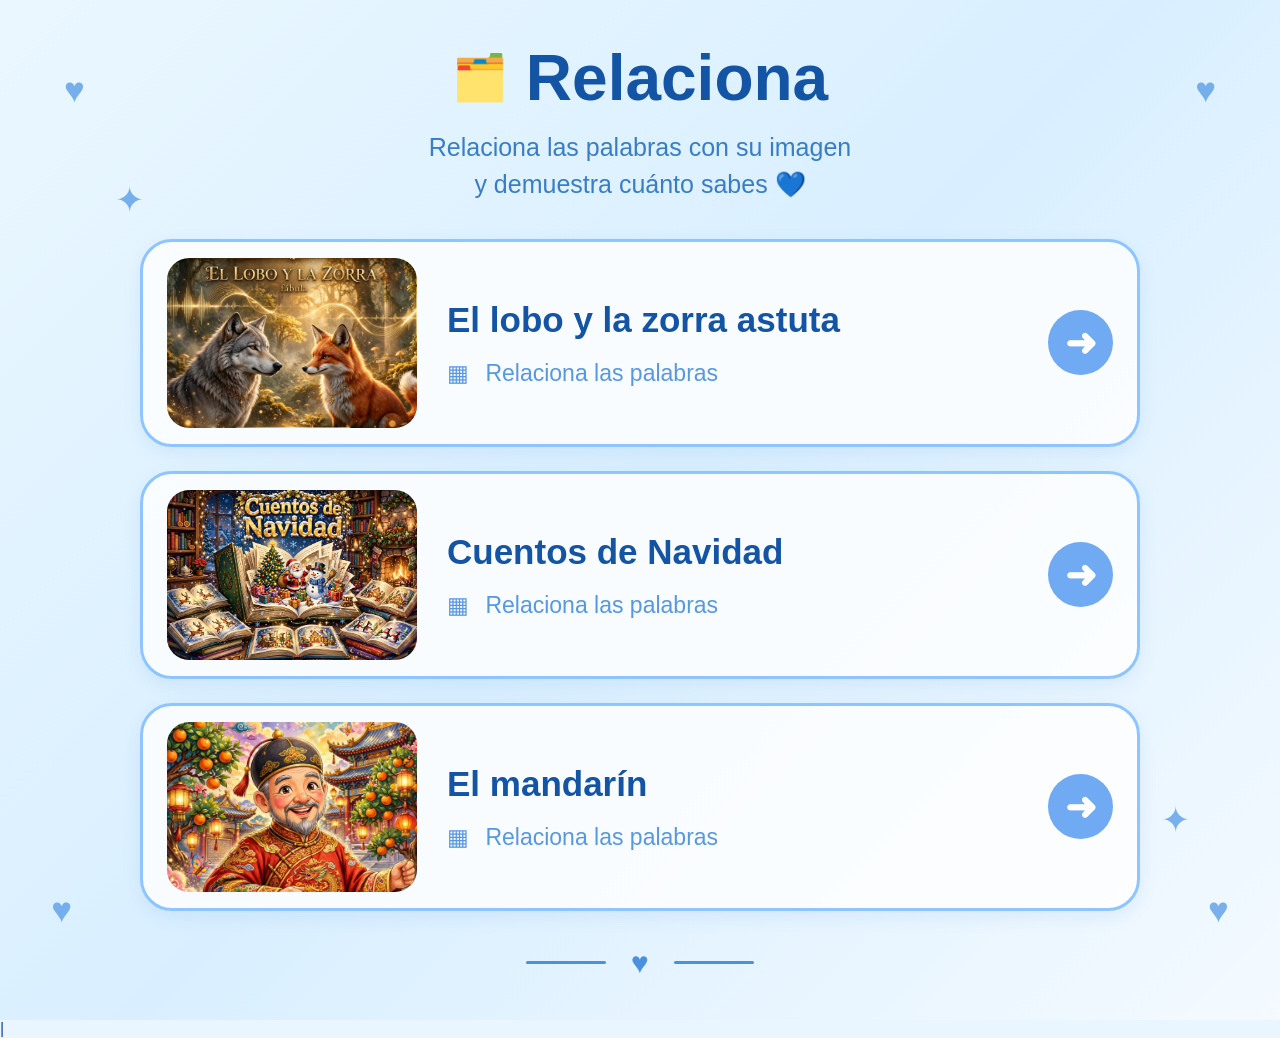
<file: relaciona.html>
<!DOCTYPE html>
<html lang="es">
<head>
    <meta charset="UTF-8">
    <meta name="viewport" content="width=device-width, initial-scale=1.0">

    <title>Relaciona las palabras 🩵</title>
 <link rel="stylesheet" href="relaciona.css">
    
</head>

<body>

    <section class="relaciona">

        <!-- DECORACIONES DEL FONDO -->

        <span class="decoracion corazon-1">♥</span>
        <span class="decoracion corazon-2">♥</span>
        <span class="decoracion estrella-1">✦</span>
        <span class="decoracion estrella-2">✦</span>
        <span class="decoracion corazon-3">♥</span>
        <span class="decoracion corazon-4">♥</span>

        <main class="contenido">

            <!-- ENCABEZADO -->

            <header class="encabezado">

                <h1 class="titulo">
                    <span class="icono-relaciona">🗂️</span>
                    Relaciona
                </h1>

                <p class="subtitulo">
                    Relaciona las palabras con su imagen
                    <br>
                    y demuestra cuánto sabes 💙
                </p>

            </header>

            <!-- LAS TRES ACTIVIDADES -->

            <div class="lista-relaciona">

                <!-- ACTIVIDAD 1 -->

                <article class="relaciona-card">

                    <img
                        src="lobocr.jpeg"
                        alt="El lobo y la zorra astuta"
                        class="imagen-cuento"
                    >

                    <div class="informacion">

                        <h2>El lobo y la zorra astuta</h2>

                        <p>
                            <span class="icono-actividad">▦</span>
                            Relaciona las palabras 
                        </p>

                    </div>

                    <a
                        href="https://es.educaplay.com/recursos-educativos/31005772-el_lobo_y_la_zorra.html"
                        class="flecha"
                        aria-label="Abrir actividad del lobo y la zorra astuta"
                    >➜</a>

                </article>

                <!-- ACTIVIDAD 2 -->

                <article class="relaciona-card">

                    <img
                        src="navisopi.jpeg"
                        alt="Cuentos de Navidad"
                        class="imagen-cuento"
                    >

                    <div class="informacion">

                        <h2>Cuentos de Navidad</h2>

                        <p>
                            <span class="icono-actividad">▦</span>
                            Relaciona las palabras 
                        </p>

                    </div>

                    <a
                        href="https://es.educaplay.com/recursos-educativos/31006318-cuentos_de_navidad.html"
                        class="flecha"
                        aria-label="Abrir actividad de Cuentos de Navidad"
                    >➜</a>

                </article>

                <!-- ACTIVIDAD 3 -->

                <article class="relaciona-card">

                    <img
                        src="mandisopi.jpeg"
                        alt="El mandarín"
                        class="imagen-cuento"
                    >

                    <div class="informacion">

                        <h2>El mandarín</h2>

                        <p>
                            <span class="icono-actividad">▦</span>
                            Relaciona las palabras
                        </p>

                    </div>

                    <a
                                href="https://es.educaplay.com/recursos-educativos/31005806-el_mandarin.html"
                        class="flecha"
                        aria-label="Abrir actividad de El mandarín"
                    >➜</a>

                </article>

            </div>

            <!-- DECORACIÓN INFERIOR -->

            <div class="decoracion-final">
                <span class="linea"></span>
                <span>♥</span>
                <span class="linea"></span>
            </div>

        </main>

    </section>

</body>
</html>|
</file>
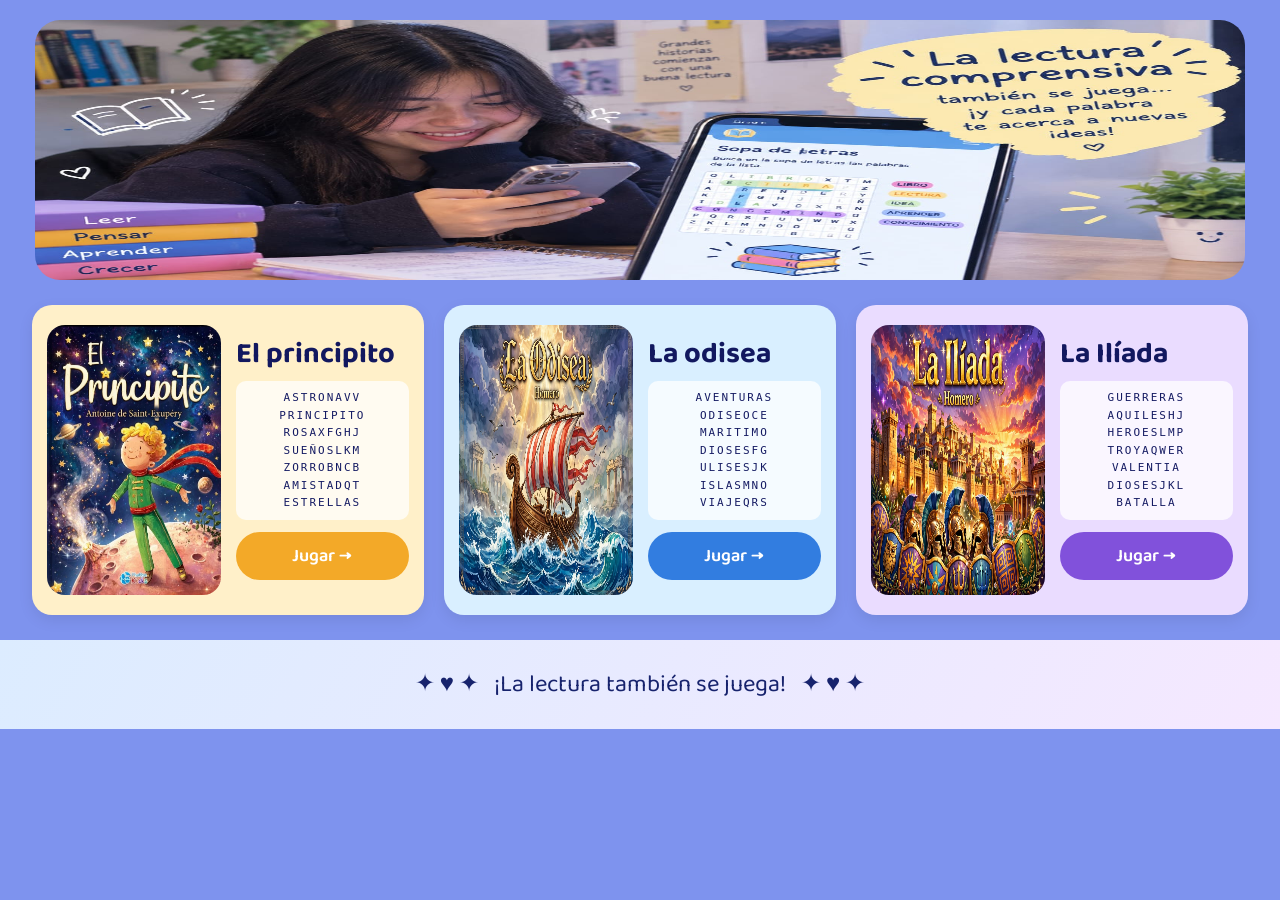
<file: sopa.html>
<!DOCTYPE html>
<html lang="es">
<head>
    <meta charset="UTF-8">
    <meta name="viewport" content="width=device-width, initial-scale=1.0">
    <title>Sopas de Letras</title>

    <!-- Fuente -->
    <link rel="preconnect" href="https://fonts.googleapis.com">
    <link rel="preconnect" href="https://fonts.gstatic.com" crossorigin>
    <link href="https://fonts.googleapis.com/css2?family=Baloo+2:wght@400;600;700&display=swap" rel="stylesheet">

    <!-- CSS -->
    <link rel="stylesheet" href="sopa.css">
</head>

<body>

    <!-- ENCABEZADO -->
    <section class="titulo-libros">

    <img src="sop.jpeg" class="imghe" alt="Lectura comprensiva">

</section>

    <!-- TARJETAS -->
    <main class="contenedor">

        <!-- EL PRINCIPITO -->
        <div class="tarjeta principito">

            <div class="imagen">
                <img src="pricisipi.jpeg"
                     alt="El Principito">
            </div>

            <div class="contenido">
                <h2>El principito</h2>
                 <center>
                <div class="sopa">
                    <span>ASTRONAVV</span>
                    <span>PRINCIPITO</span>
                    <span>ROSAXFGHJ</span>
                    <span>SUEÑOSLKM</span>
                    <span>ZORROBNCB</span>
                    <span>AMISTADQT</span>
                    <span>ESTRELLAS</span>
                </div>
                 </center>
                <a href="https://es.educaplay.com/recursos-educativos/30955646-principito_palabras_clave.html">
                <button>Jugar →</button>
                </a>
            </div>

        </div>


        <!-- LA ODISEA -->
        <div class="tarjeta odisea">

            <div class="imagen">
                <img src="odisopi.jpeg"
                     alt="La Odisea">
            </div>

            <div class="contenido">
                <h2>La odisea</h2>
                 <center>
                <div class="sopa">
                    <span>AVENTURAS</span>
                    <span>ODISEOCE</span>
                    <span>MARITIMO</span>
                    <span>DIOSESFG</span>
                    <span>ULISESJK</span>
                    <span>ISLASMNO</span>
                    <span>VIAJEQRS</span>
                </div>
                 </center>
                 <a href="https://es.educaplay.com/recursos-educativos/30955010-odisea_de_homero.html">
                <button>Jugar →</button>
                 </a>
            </div>

        </div>


        <!-- LA ILÍADA -->
        <div class="tarjeta iliada">

            <div class="imagen">
                <img src="ilisopi.jpeg"
                     alt="La Ilíada">
            </div>

            <div class="contenido">
                <h2>La Ilíada</h2>
                <center>
                <div class="sopa">
                    <span>GUERRERAS</span>
                    <span>AQUILESHJ</span>
                    <span>HEROESLMP</span>
                    <span>TROYAQWER</span>
                    <span>VALENTIA</span>
                    <span>DIOSESJKL</span>
                    <span>BATALLA</span>
                </div>
                </center>
                 <a href="https://es.educaplay.com/recursos-educativos/30955879-la_iliada_gomera_8_palabras.html">
                <button>Jugar →</button>
                 </a>
            </div>

        </div>


        </div>

    </main>


    <!-- PIE -->
    <footer>
        ✦ ♥ ✦ &nbsp; ¡La lectura también se juega! &nbsp; ✦ ♥ ✦
    </footer>

</body>
</html>
</file>
<file: index.css>
* {
    margin: 0;
    padding: 0;
    box-sizing: border-box;
}

body {
    font-family: "Trebuchet MS", Arial, sans-serif;
    background: #ead9eb;
    color: #25134d;
}


.navbar {
    width: 96%;
    margin: 20px auto;
    padding: 18px 30px;

    background: linear-gradient(135deg, #57238b, #7135a5);

    border-radius: 20px;

    display: flex;
    align-items: center;
    justify-content: space-between;

    box-shadow: 0 6px 15px rgba(60, 25, 90, .25);
}


.marca {
    display: flex;
    align-items: center;
    gap: 12px;
}

.marca img {
    width: 80px;
    height: 80px;
    object-fit: contain;
}
h1{
    color: pink;
}
h2{
    color: cornflowerblue;
}
.marca h1 {
    color: yellow;
    font-size: 36px;
    letter-spacing: 5px;
}

.marca h2 {
    color: white;
    font-size: 24px;
}


nav {
    display: flex;
    gap: 8px;
}

nav a {
    text-decoration: none;
    color: white;

    padding: 14px 18px;

    border-radius: 15px;

    font-weight: bold;
}

nav a:hover,
nav a.activo {
    background: #f8afe8;
    color: #3d176c;
}
/* CONTENEDOR DEL BUSCADOR */
.buscar {
    position: relative;
    width: 300px;
}

/* CAMPO DE BÚSQUEDA */
.buscar input {
    width: 100%;
    padding: 12px 15px;
    border: 2px solid #a64dba;
    border-radius: 25px;
    outline: none;
    font-size: 16px;
    box-sizing: border-box;
}

/* TABLERO QUE BAJA */
.tablero-resultados {
    display: none;
    position: absolute;
    top: calc(100% + 12px);
    right: 0;
    width: 350px;
    max-height: 350px;
    overflow-y: auto;
    background: #ffffff;
    border: 2px solid #d6a1e5;
    border-radius: 18px;
    padding: 12px;
    box-shadow: 0 8px 25px rgba(0, 0, 0, 0.2);
    z-index: 9999;
    box-sizing: border-box;
}

/* CADA TARJETA DE RESULTADO */
.tablero-resultados a {
    display: block;
    background: #f8effb;
    border: 1px solid #e2c5ed;
    border-radius: 12px;
    padding: 15px;
    margin-bottom: 10px;
    color: #653477;
    text-decoration: none;
    font-size: 16px;
    font-weight: bold;
    transition: 0.3s;
}

/* EFECTO AL PASAR EL CURSOR */
.tablero-resultados a:hover {
    background: #e8d2f2;
    transform: translateY(-2px);
}

/* MENSAJE */
.tablero-resultados p {
    text-align: center;
    padding: 15px;
    color: #777;
}


/* CONTENEDOR DE LAS TRES OPCIONES */
.opciones {
    display: flex;
    justify-content: center;
    align-items: center;
    gap: 110px;
    width: 100%;
    padding: 20px;
    box-sizing: border-box;
    flex-wrap: wrap;
}

/* CONTENEDOR DE CADA IMAGEN */
.opcion {
    width: 300px;
    height: 270px;
    border-radius: 30px;
    overflow: hidden;
    box-sizing: border-box;
}

/* ENLACE */
.opcion a {
    display: block;
    width: 100%;
    height: 100%;
    border-radius: 30px;
    overflow: hidden;
}

/* IMAGEN CON BORDE MORADO INTERIOR */
.opcion img {
    display: block;
    width: 100%;
    height: 100%;
    object-fit: cover, fill;
    box-sizing: border-box;
    border: 5px solid #a64dba;
    border-radius: 30px;
    transition: transform 0.3s ease;
}

/* EFECTO AL PASAR EL CURSOR */
.opcion img:hover {
    transform: scale(1.03);
}
.banner {
    width: 96%;
    height: 300px;
    margin: 20px auto;

    background: linear-gradient(
        90deg,
        #c7efff,
        #e8faff,
        #bde9ff
    );

    border: 10px solid #182c76;
    border-radius: 30px;

    display: flex;
    justify-content: center;
    align-items: center;

    overflow: hidden;
}

.decoracion {
    width: 100%;
    height: 100%;

    display: flex;
    justify-content: center;
    align-items: center;
}

.decoracion img {
    width: 100%;
    height: 100%;
    object-fit: cover, contain;
}


.recomendados {
    width: 96%;
    margin: 30px auto;
}

.titulo-seccion {
    background: #67309b;

    padding: 15px 20px;

    border-radius: 15px;

    display: flex;
    align-items: center;
    justify-content: space-between;

    color: white;
}

.titulo-seccion a {
    color: white;
    text-decoration: none;
    font-weight: bold;
}


/* LIBROS */

.contenedor-libros {
    display: grid;

    grid-template-columns:
        repeat(4, 1fr);

    gap: 22px;

    margin-top: 20px;
}

.tarjeta {
    padding: 15px;

    border-radius: 20px;

    box-shadow:
        0 5px 12px rgba(0,0,0,.15);

    transition: .3s;
}

.tarjeta:hover {
    transform: translateY(-8px);
}

.amarillo {
    background: #ffdc42;
}

.verde {
    background: #79ce4a;
}

.celeste {
    background: #39aee0;
}

.rosado {
    background: #df55a4;
}

.categoria {
    display: block;

    font-size: 18px;
    font-weight: bold;

    margin-bottom: 10px;
}

.tarjeta img {
    width: 100%;
    height: 180px;

    object-fit: cover;

    border-radius: 15px;
}

.tarjeta h3 {
    margin-top: 12px;

    font-size: 19px;
}

.tarjeta p {
    margin-top: 6px;

    font-size: 14px;
}
.imgre{
    height: 300px;
    width: 250px;
}
.tarjeta button {
    width: 100%;

    margin-top: 15px;

    padding: 11px;

    border: none;

    border-radius: 20px;

    background: #54268b;

    color: white;

    font-weight: bold;

    cursor: pointer;
}

.tarjeta button:hover {
    background: #35165e;
}


footer {
    margin-top: 35px;

    padding: 25px;

    text-align: center;

    background: #cbb2e2;

    color: #54268b;

    font-size: 20px;

    font-weight: bold;
}


@media (max-width: 1000px) {

    .navbar {
        flex-direction: column;
        gap: 15px;
    }

    .opciones {
        grid-template-columns: repeat(2, 1fr);
    }

    .contenedor-libros {
        grid-template-columns: repeat(2, 1fr);
    }

    .banner {
        flex-direction: column;
        text-align: center;
    }

    .texto-banner h2 {
        font-size: 30px;
    }
}


@media (max-width: 600px) {

    .opciones,
    .contenedor-libros {
        grid-template-columns: 1fr;
    }

    nav {
        flex-wrap: wrap;
        justify-content: center;
    }

    .buscar {
        width: 90%;
    }

    .buscar input {
        width: 100%;
    }
}
</file>
<file: adivina.css>
/* ===== ESTILOS GENERALES ===== */

        * {
            margin: 0;
            padding: 0;
            box-sizing: border-box;
        }

        body {
            font-family: "Segoe UI", Arial, sans-serif;
            background: #fff0f7;
            color: #a30f55;
        }

        /* ===== FONDO PRINCIPAL ===== */

        .adivina {
            position: relative;
            min-height: 100vh;
            width: 100%;
            padding: 40px 20px;
            overflow: hidden;

            background: linear-gradient(
                135deg,
                #fff0f7,
                #ffe0ed,
                #fff7fb
            );
        }

        .contenido {
            position: relative;
            z-index: 1;
            width: 100%;
            max-width: 1100px;
            margin: 0 auto;
        }

        /* ===== ENCABEZADO ===== */

        .encabezado {
            text-align: center;
            margin-bottom: 35px;
        }

        .titulo {
            display: flex;
            justify-content: center;
            align-items: center;
            gap: 15px;

            color: #b80f60;
            font-size: clamp(34px, 5vw, 64px);
            font-weight: 800;
            line-height: 1.2;
            margin-bottom: 15px;
        }

        .icono-titulo {
            font-size: 45px;
        }

        .subtitulo {
            color: #d14f91;
            font-size: clamp(16px, 2.5vw, 24px);
            line-height: 1.5;
        }

        /* ===== LISTA DE CUENTOS ===== */

        .lista-cuentos {
            display: flex;
            flex-direction: column;
            gap: 22px;

            width: 100%;
            max-width: 1000px;
            margin: 0 auto;
        }

        /* ===== TARJETAS ===== */

        .cuento-card {
            display: flex;
            align-items: center;
            gap: 30px;

            width: 100%;
            min-width: 0;
            padding: 16px 24px;

            background: rgba(255, 255, 255, 0.85);
            border: 3px solid #f6a0c9;
            border-radius: 32px;

            box-shadow: 0 6px 18px rgba(190, 45, 115, 0.09);

            transition:
                transform 0.25s ease,
                box-shadow 0.25s ease;
        }

        .cuento-card:hover {
            transform: translateY(-4px);
            box-shadow: 0 10px 24px rgba(190, 45, 115, 0.17);
        }

        /* ===== IMÁGENES ===== */

        .imagen-cuento {
            display: block;
            width: 250px;
            height: 170px;
            flex-shrink: 0;

            object-fit: cover;
            border-radius: 22px;
            background: #ffd3e6;
        }

        /* ===== INFORMACIÓN ===== */

        .informacion {
            flex: 1;
            min-width: 0;
        }

        .informacion h2 {
            color: #b80f60;
            font-size: clamp(21px, 3vw, 35px);
            line-height: 1.35;
            margin-bottom: 12px;
            overflow-wrap: anywhere;
        }

        .informacion p {
            display: flex;
            align-items: center;
            gap: 10px;

            color: #d85b99;
            font-size: clamp(14px, 2vw, 22px);
            line-height: 1.5;
        }

        /* ===== ICONO DE ACTIVIDAD ===== */

        .icono-actividad {
            display: inline-flex;
            align-items: center;
            justify-content: center;

            width: 36px;
            height: 36px;
            flex-shrink: 0;

            color: #e54d96;
            font-size: 29px;
        }

        /* ===== FLECHA CIRCULAR ===== */

        .flecha {
            display: flex;
            justify-content: center;
            align-items: center;

            width: 65px;
            height: 65px;
            flex-shrink: 0;

            background: #f16ca9;
            color: white;

            border-radius: 50%;
            text-decoration: none;
            font-size: 38px;
            font-weight: bold;

            transition:
                background 0.25s ease,
                transform 0.25s ease;
        }

        .flecha:hover {
            background: #c52c78;
            transform: translateX(5px);
        }

        .flecha:focus-visible {
            outline: 3px solid #c52c78;
            outline-offset: 4px;
        }

        /* ===== DECORACIONES DEL FONDO ===== */

        .decoracion {
            position: absolute;
            color: #f17eb4;
            font-size: 34px;
            opacity: 0.75;
            pointer-events: none;
        }

        .corazon-1 {
            top: 100px;
            left: 4%;
        }

        .corazon-2 {
            top: 100px;
            right: 4%;
        }

        .estrella-1 {
            top: 220px;
            left: 7%;
        }

        .estrella-2 {
            top: 55%;
            right: 5%;
        }

        .corazon-3 {
            bottom: 100px;
            left: 3%;
        }

        .corazon-4 {
            bottom: 100px;
            right: 3%;
        }

        /* ===== DECORACIÓN INFERIOR ===== */

        .decoracion-final {
            display: flex;
            justify-content: center;
            align-items: center;
            gap: 25px;

            margin-top: 35px;
            color: #ed6da9;
            font-size: 30px;
        }

        .linea {
            width: 80px;
            height: 3px;
            border-radius: 5px;
            background: #ed6da9;
        }

        /* ===== TABLETS ===== */

        @media (max-width: 800px) {

            .cuento-card {
                gap: 18px;
                padding: 15px;
                border-radius: 25px;
            }

            .imagen-cuento {
                width: 180px;
                height: 140px;
            }

            .flecha {
                width: 50px;
                height: 50px;
                font-size: 30px;
            }
        }

        /* ===== CELULARES ===== */

        @media (max-width: 520px) {

            .adivina {
                padding: 30px 12px;
            }

            .encabezado {
                margin-bottom: 28px;
            }

            .titulo {
                gap: 8px;
                font-size: 34px;
            }

            .icono-titulo {
                font-size: 30px;
            }

            .subtitulo {
                font-size: 16px;
            }

            .lista-cuentos {
                gap: 18px;
            }

            .cuento-card {
                gap: 12px;
                padding: 12px;
                border-width: 2px;
                border-radius: 20px;
            }

            .imagen-cuento {
                width: 95px;
                height: 105px;
                border-radius: 13px;
            }

            .informacion h2 {
                font-size: 16px;
                line-height: 1.4;
                margin-bottom: 6px;
            }

            .informacion p {
                gap: 5px;
                font-size: 12px;
                line-height: 1.4;
            }

            .icono-actividad {
                width: 23px;
                height: 23px;
                font-size: 20px;
            }

            .flecha {
                width: 34px;
                height: 34px;
                font-size: 22px;
            }

            .decoracion {
                font-size: 22px;
            }

            .decoracion-final {
                margin-top: 25px;
                gap: 15px;
            }

            .linea {
                width: 50px;
            }
        }
</file>
<file: audios.css>
/* ===== ESTILOS GENERALES ===== */

        * {
            margin: 0;
            padding: 0;
            box-sizing: border-box;
        }

        body {
            font-family: "Segoe UI", Arial, sans-serif;
            background: #ffd7e7;
            color: #921747;
        }

        /* ===== ENCABEZADO ===== */

        .hero {
            display: flex;
            align-items: center;
            justify-content: space-between;
            gap: 25px;
            padding: 20px 7%;
            min-height: 260px;
            background: linear-gradient(
                135deg,
                #ffe0ec,
                #f6a6c5,
                #ffdce9
            );
            border-radius: 0 0 35px 35px;
        }

        .hero-text {
            flex: 1;
        }

        .hero h1 {
            font-size: clamp(37px, 5vw, 57px);
            font-weight: 800;
            color: #99134d;
            margin-bottom: 12px;
        }

        .hero p {
            font-size: 29px;
            color: #8f2450;
            line-height: 1.5;
        }

        .wave {
            margin-top: 18px;
            font-size: 26px;
            letter-spacing: 5px;
            color: #c42d70;
        }

        .hero-image {
            width: 210px;
            height: 180px;
            flex-shrink: 0;
        }

        .hero-image img {
            width: 100%;
            height: 100%;
            object-fit: cover;
            border-radius: 22px;
        }

        /* ===== CONTENIDO ===== */

        .container {
            width: 100%;
            
            margin: 0 auto;
            padding: 15pxpx;
        }

        .section-title {
            font-size: 29px;
            color: #99134d;
            margin-bottom: 25px;
        }

        /* ===== LISTA SIN CONTENEDORES ===== */

        .book-list {
            display: flex;
            flex-direction: column;
            gap: 25px;
        }

        .book-card {
    display: grid;
    grid-template-columns: 200px minmax(0, 1fr) 50px;
    align-items: center;
    gap: 18px;
    width: 100%;
    padding: 8px 15px 20px;
    background: transparent;
    border: none;
    border-radius: 0;
    box-shadow: none;
    border-bottom: 1px solid #f3c4d7;
}

        /* ===== PORTADAS ===== */

        .cover {
            display: block;
            width: 200px;
            height: 150px;
            object-fit: cover, fill;
            border-radius: 12px;
            background: #f6c0d6;
        }

        /* ===== INFORMACIÓN ===== */

        .book-info {
            min-width: 0;
        }

        .book-info h3 {
            font-size: 18px;
            line-height: 1.4;
            color: #86103f;
            margin-bottom: 6px;
            overflow-wrap: anywhere;
        }

        .author {
            font-size: 14px;
            color: #c43e79;
            margin-bottom: 10px;
        }

        .duration {
            font-size: 13px;
            color: #a62a60;
        }

        /* ===== BOTÓN DE REPRODUCCIÓN ===== */

        .play-button {
            width: 50px;
            height: 50px;
            border: none;
            border-radius: 50%;
            background: #b91f63;
            color: white;
            font-size: 21px;
            cursor: pointer;
            display: flex;
            justify-content: center;
            align-items: center;
            box-shadow: 0 4px 12px #b91f6330;
            transition: transform 0.2s, background 0.2s;
        }

        .play-button:hover {
            background: #8f1249;
            transform: scale(1.08);
        }

        .play-button:focus-visible {
            outline: 3px solid #ed8ab4;
            outline-offset: 3px;
        }

        /* Ocultamos el video visualmente.
           El audio MP4 continúa reproduciéndose. */

        .hidden-video {
            display: none;
        }

        /* ===== FOOTER ===== */

        .footer {
            text-align: center;
            padding: 32px 15px;
            background: linear-gradient(
                135deg,
                #f5a0c3,
                #ffd6e7,
                #f5a0c3
            );
            color: #921747;
            border-radius: 30px 30px 0 0;
        }

        .footer-decoration {
            font-size: 20px;
            color: #b91f63;
            margin-bottom: 12px;
        }

        .footer p {
            font-size: 20px;
            font-style: italic;
            font-weight: bold;
            margin-bottom: 10px;
        }

        .footer span {
            font-size: 13px;
        }

        /* ===== DISEÑO PARA CELULARES ===== */

        @media (max-width: 480px) {

            .hero {
                flex-direction: column;
                text-align: center;
                padding: 30px 20px;
                gap: 20px;
            }

            .hero h1 {
                font-size: 34px;
            }

            .hero p {
                font-size: 17px;
            }

            .hero-image {
                width: 180px;
                height: 125px;
            }

            .container {
                padding: 28px 15px;
            }

            .section-title {
                font-size: 22px;
            }

            .book-card {
                grid-template-columns: 75px minmax(0, 1fr) 45px;
                gap: 12px;
                padding-bottom: 18px;
            }

            .cover {
                width: 75px;
                height: 105px;
                border-radius: 9px;
            }

            .book-info h3 {
                font-size: 15px;
            }

            .author {
                font-size: 12px;
            }

            .duration {
                font-size: 12px;
            }

            .play-button {
                width: 42px;
                height: 42px;
                font-size: 18px;
            }

            .footer p {
                font-size: 18px;
            }
        }
</file>
<file: contenido.css>
* {
    margin: 0;
    padding: 0;
    box-sizing: border-box;
}

body {
    font-family: "Comic Sans MS", "Trebuchet MS", sans-serif;
    background: #88bdfa;
    color: #173d80;
}


/* ================= NAVBAR ================= */

.navbar {
    height: 140px;
    background: #17428c;
    display: flex;
    align-items: center;
    justify-content: space-between;
    padding: 15px 45px;
    color: white;
}

.logo {
    display: flex;
    align-items: center;
    gap: 15px;
}

.logo-circulo {
    width: 75px;
    height: 75px;
    background: lightblue;
    border-radius: 50%;
    display: flex;
    align-items: center;
    justify-content: center;
    font-size: 35px;
}

.logo h1 {
    font-size: 38px;
    letter-spacing: 7px;
    color: #ffd83d;
}

.logo h2 {
    font-size: 25px;
    color: white;
}

nav {
    display: flex;
    gap: 12px;
}

nav a {
    color: white;
    text-decoration: none;
    padding: 14px 20px;
    border-radius: 15px;
    font-size: 24px;
}

nav a:hover,
nav .activo {
    background: lightblue;
    color: #17428c;
}


/* MENU */

.menu {
    display: flex;
    align-items: center;
    gap: 8px;

    flex: 1;
}

.menu a {
    color: white;
    text-decoration: none;

    font-size: 17px;

    padding: 13px 17px;

    border-radius: 25px;

    white-space: nowrap;
}

.menu a:hover {
    background: rgba(255,255,255,0.15);
}

.menu .activo {
    background: #a8a1f4;
    color: #24468f;
}


/* BUSCADOR */

.buscador {
    background: white;

    width: 270px;
    height: 48px;

    border-radius: 30px;

    display: flex;
    align-items: center;

    padding: 0 17px;

    color: #2854a4;
}

.buscador input {
    border: none;
    outline: none;

    width: 100%;

    margin-left: 8px;

    font-size: 15px;
}


/* USUARIO */

.usuario {
    width: 42px;
    height: 42px;

    background: white;
    color: #2753a2;

    border-radius: 50%;

    display: flex;
    justify-content: center;
    align-items: center;

    font-size: 25px;
}


/* ================= HERO ================= */

.titulo-libros {
    margin: 20px 35px;
    height: 300px;
    border-radius: 25px;
    position: relative;
    overflow: hidden;
    display: flex;
    align-items: center;
    justify-content: center;
}

/* Imagen ocupando todo el section */
.titulo-libros .imghe {
    position: absolute;
    top: 0;
    left: 0;
    width: 100%;
    height: 100%;
    object-fit: fill;
    object-position: center;
    z-index: 0;
}

/* Texto encima de la imagen */
.titulo-libros div {
    position: relative;
    z-index: 1;
    text-align: center;
    color: white;
    font-size: 30px;
}


/* ================= CONTENIDO ================= */

.contenido {
    display: flex;

    gap: 25px;

    padding: 25px 38px 35px;
}


/* ================= SIDEBAR ================= */

.sidebar {
    width: 290px;

    background: #f0f2ff;

    border-radius: 22px;

    padding: 15px;

    flex-shrink: 0;
}


.side-activo {
    background: #837ce5;

    color: white;

    border-radius: 25px;

    padding: 15px 20px;

    font-size: 18px;

    margin-bottom: 12px;
}


.side-item {
    padding: 13px 18px;

    font-size: 17px;

    color: #173d80;

    border-radius: 15px;

    margin-bottom: 3px;
}

.side-item:hover {
    background: #e0e3ff;
}


/* MENSAJE SIDEBAR */

.side-mensaje {
    margin-top: 30px;

    border-top: 2px solid #d2d7f4;

    padding-top: 25px;

    text-align: center;

    color: #173d80;

    font-size: 18px;
}

.side-mensaje span {
    font-size: 45px;
}

.side-mensaje p {
    margin-top: 8px;
    line-height: 1.3;
}


/* ================= RECURSOS ================= */

.recursos {
    flex: 1;
}


/* BARRA */

.barra-contenido {
    display: flex;

    align-items: center;

    gap: 15px;

    margin-bottom: 18px;
}


.buscar-contenido {
    height: 48px;

    border: 2px solid #d9def5;

    border-radius: 25px;

    padding: 0 18px;

    display: flex;

    align-items: center;

    width: 430px;

    color: #2853a0;
}

.buscar-contenido input {
    border: none;

    outline: none;

    width: 100%;

    margin-left: 8px;

    font-size: 15px;
}


/* FILTROS */

.filtros {
    display: flex;

    gap: 8px;

    overflow-x: auto;
}

.filtros button {
    background: white;

    border: 2px solid #d8def5;

    color: #244b98;

    border-radius: 22px;

    padding: 11px 18px;

    white-space: nowrap;

    cursor: pointer;
}

.filtros .seleccionado {
    background: #776de0;

    border-color: #776de0;

    color: white;
}


/* ================= GRID ================= */

.grid {
    display: grid;

    grid-template-columns:
        repeat(3, 1fr);

    gap: 20px;
    padding: 18px;
}


/* TARJETAS */

.tarjeta {
    min-height: 240px;

    border-radius: 20px;

    padding: 20px;

    position: relative;

    transition: 0.3s;
}

.tarjeta:hover {
    transform: translateY(-5px);

    box-shadow:
        0 8px 20px rgba(0,0,0,0.10);
}

/* COLORES */

.rosa {
    background: #f5cedd;
}

.celeste {
    background: #d5eafa;
}

.verde {
    background: #d9fccb;
}

.morado {
    background: #d9cef8;
}

.amarillo {
    background: #fae19d;
}

.rosado {
    background: #fcbccc;
}


/* ICONOS */

.imagen {
    height: 105px;

    display: flex;

    justify-content: center;

    align-items: center;

    font-size: 65px;
}


/* TITULO */

.tarjeta h2 {
    font-size: 32px;

    color: #173d80;

    margin-bottom: 8px;
}


/* TEXTO */

.tarjeta p {
    color: #183967;

    font-size: 22px;

    line-height: 1.4;
}


/* BOTÓN */

.flecha {
    position: absolute;

    right: 20px;

    bottom: 38px;

    width: 62px;
    height: 62px;

    border: none;

    border-radius: 50%;

    background: #7064db;

    color: white;

    font-size: 33px;

    cursor: pointer;

    transition: 0.3s;
}

.flecha:hover {
    transform: scale(1.1);
}


/* COLORES DE FLECHAS */

.rosa .flecha {
    background: #e94e78;
}

.celeste .flecha {
    background: #3098df;
}

.verde .flecha {
    background: #55b956;
}

.morado .flecha {
    background: #7654d7;
}

.amarillo .flecha {
    background: #f0a500;
}

.rosado .flecha {
    background: #df4770;
}


/* ================= FOOTER ================= */

footer {
    height: 80px;

    background: #17428c;

    display: flex;

    justify-content: center;

    align-items: center;

    color: #f6f7f8;

    font-size: 30px;
}


/* ================= RESPONSIVE ================= */

@media (max-width: 1200px) {

    .navbar {
        padding: 0 20px;
        gap: 15px;
    }

    .logo {
        min-width: 220px;
    }

    .menu a {
        font-size: 14px;
        padding: 10px;
    }

    .buscador {
        width: 200px;
    }

    .grid {
        grid-template-columns: repeat(2, 1fr);
    }
}


@media (max-width: 850px) {

    .navbar {
        height: auto;

        flex-wrap: wrap;

        padding: 15px;
    }

    .menu {
        order: 3;

        width: 100%;

        justify-content: center;

        flex-wrap: wrap;
    }

    .buscador {
        display: none;
    }

    .hero {
        height: auto;

        padding: 30px 15px;

        flex-direction: column;

        gap: 15px;
    }

    .hero-texto h1 {
        font-size: 50px;
    }

    .contenido {
        flex-direction: column;
    }

    .sidebar {
        width: 100%;
    }

    .barra-contenido {
        flex-direction: column;
        align-items: stretch;
    }

    .buscar-contenido {
        width: 100%;
    }
}


@media (max-width: 550px) {

    .grid {
        grid-template-columns: 1fr;
    }

    .contenido {
        padding: 15px;
    }

    .hero-personaje {
        display: none;
    }

    .mensaje {
        font-size: 16px;
    }
}
</file>
<file: cruci.css>
/* ===== ESTILOS GENERALES ===== */

        * {
            margin: 0;
            padding: 0;
            box-sizing: border-box;
        }

        body {
            font-family: "Segoe UI", Arial, sans-serif;
            background: #e2d3f0;
            color: #603582;
        }

        /* ===== PESTAÑA PRINCIPAL ===== */

        .crucigramas {
            position: relative;
            width: 100%;
            min-height: 100vh;
            padding: 45px 20px;
            overflow: hidden;
            background: linear-gradient(
                135deg,
                #fbf5ff,
                #f0e0ff,
                #fff7ff
            );
        }

        .contenido {
            width: 100%;
            max-width: 1100px;
            margin: 0 auto;
            position: relative;
            z-index: 1;
        }

        /* ===== ENCABEZADO ===== */

        .encabezado {
            text-align: center;
            margin-bottom: 38px;
        }

        .titulo {
            display: flex;
            justify-content: center;
            align-items: center;
            gap: 18px;
            color: #65318d;
            font-size: clamp(36px, 5vw, 65px);
            font-weight: 800;
            line-height: 1.2;
            margin-bottom: 15px;
        }

        .pieza {
            font-size: 45px;
        }

        .subtitulo {
            color: #9a72bd;
            font-size: clamp(16px, 2.5vw, 25px);
            line-height: 1.6;
        }

        /* ===== LISTA DE CRUCIGRAMAS ===== */

        .lista-crucigramas {
            display: flex;
            flex-direction: column;
            gap: 25px;
            width: 100%;
            max-width: 1000px;
            margin: 0 auto;
        }

        /* ===== CADA CONTENEDOR ===== */

        .crucigrama-card {
            display: flex;
            align-items: center;
            gap: 30px;

            width: 100%;
            min-width: 0;
            padding: 18px 24px;

            background: rgba(255, 255, 255, 0.78);
            border: 3px solid #d4b1f5;
            border-radius: 32px;

            box-shadow: 0 7px 18px rgba(119, 72, 157, 0.10);

            transition:
                transform 0.25s ease,
                box-shadow 0.25s ease;
        }

        .crucigrama-card:hover {
            transform: translateY(-4px);
            box-shadow: 0 12px 25px rgba(119, 72, 157, 0.18);
        }

        /* ===== IMÁGENES ===== */

        .imagen-cuento {
            width: 260px;
            height: 180px;
            flex-shrink: 0;
            object-fit: cover, fill;
            border-radius: 22px;
            background: #e8d5fa;
        }

        /* ===== INFORMACIÓN ===== */

        .informacion {
            flex: 1;
            min-width: 0;
        }

        .informacion h2 {
            font-size: clamp(21px, 3vw, 34px);
            line-height: 1.4;
            color: #633287;
            margin-bottom: 12px;
            overflow-wrap: anywhere;
        }

        .informacion p {
            font-size: clamp(14px, 2vw, 23px);
            line-height: 1.5;
            color: #a17bc3;
        }

        .icono-calendario {
            margin-right: 10px;
        }

        /* ===== FLECHA CIRCULAR ===== */

        .flecha {
            display: flex;
            justify-content: center;
            align-items: center;

            width: 65px;
            height: 65px;
            flex-shrink: 0;

            border-radius: 50%;
            background: #b58add;
            color: white;

            font-size: 38px;
            font-weight: bold;
            text-decoration: none;

            transition:
                background 0.25s ease,
                transform 0.25s ease;
        }

        .flecha:hover {
            background: #8650b4;
            transform: translateX(5px);
        }

        .flecha:focus-visible {
            outline: 3px solid #8650b4;
            outline-offset: 4px;
        }

        /* ===== DECORACIONES ===== */

        .corazon {
            position: absolute;
            color: #bd91e4;
            font-size: 35px;
            opacity: 0.8;
            pointer-events: none;
        }

        .corazon-1 {
            top: 70px;
            left: 6%;
        }

        .corazon-2 {
            top: 70px;
            right: 6%;
        }

        .corazon-3 {
            bottom: 90px;
            left: 5%;
        }

        .corazon-4 {
            bottom: 90px;
            right: 5%;
        }

        /* ===== DECORACIÓN INFERIOR ===== */

        .decoracion-final {
            display: flex;
            align-items: center;
            justify-content: center;
            gap: 25px;
            margin-top: 35px;
            color: #b58add;
            font-size: 30px;
        }

        .linea {
            width: 80px;
            height: 3px;
            border-radius: 5px;
            background: #b58add;
        }

        /* ===== DISEÑO PARA TABLETS ===== */

        @media (max-width: 800px) {

            .crucigrama-card {
                gap: 18px;
                padding: 15px;
                border-radius: 24px;
            }

            .imagen-cuento {
                width: 180px;
                height: 140px;
            }

            .flecha {
                width: 50px;
                height: 50px;
                font-size: 30px;
            }
        }

        /* ===== DISEÑO PARA CELULARES ===== */

        @media (max-width: 520px) {

            .crucigramas {
                padding: 30px 12px;
            }

            .encabezado {
                margin-bottom: 28px;
            }

            .titulo {
                gap: 8px;
                font-size: 34px;
            }

            .pieza {
                font-size: 30px;
            }

            .subtitulo {
                font-size: 16px;
            }

            .lista-crucigramas {
                gap: 18px;
            }

            .crucigrama-card {
                gap: 12px;
                padding: 12px;
                border-width: 2px;
                border-radius: 20px;
            }

            .imagen-cuento {
                width: 95px;
                height: 105px;
                border-radius: 13px;
            }

            .informacion h2 {
                font-size: 16px;
                line-height: 1.4;
                margin-bottom: 6px;
            }

            .informacion p {
                font-size: 12px;
                line-height: 1.4;
            }

            .icono-calendario {
                margin-right: 3px;
            }

            .flecha {
                width: 34px;
                height: 34px;
                font-size: 22px;
            }

            .corazon {
                font-size: 22px;
            }

            .decoracion-final {
                margin-top: 25px;
                gap: 15px;
            }

            .linea {
                width: 50px;
            }
        }
</file>
<file: cuentos.css>
* {
    margin: 0;
    padding: 0;
    box-sizing: border-box;
}

body {
    font-family: 'Baloo 2', cursive;
    background: #4c6bf1;
    color: #151b63;
}


/* =========================
   BANNER
========================= */

.titulo-libros {
    margin: 20px 35px;
    height: 260px;
    border-radius: 25px;
    position: relative;
    overflow: hidden;
    display: flex;
    align-items: center;
    justify-content: center;
}

/* Imagen ocupando todo el section */
.titulo-libros .imghe {
    position: absolute;
    top: 0;
    left: 0;
    width: 100%;
    height: 100%;
    object-fit: fill;
    object-position: center;
    z-index: 0;
}

/* Texto encima de la imagen */
.titulo-libros div {
    position: relative;
    z-index: 1;
    text-align: right;
    color:  black;
    font-size: 25px;
}
.libros {
    display: grid;
    grid-template-columns: repeat(5, 1fr);
    gap: 18px;
    padding: 15px;
}

.libro {
    background: rgb(184, 204, 247);
    border-radius: 20px;
    padding: 12px;
    box-shadow: 0 5px 12px #cdbedb;
    transition: 0.3s;
}

.libro:hover {
    transform: translateY(-8px);
}

.libro img {
    width: 100%;
    height: 210px;
    object-fit: fill;
    border-radius: 15px;
    display: block;
}

.libro h3 {
    font-size: 17px;
    margin-top: 10px;
    color: #39206c;
}

.libro p {
    font-size: 17px;
    color: #766b91;
    margin: 5px 0;
}

.libro span {
    display: inline-block;
    background: #eadfff;
    color: #63369a;
    border-radius: 15px;
    padding: 5px 12px;
    font-size: 15px;
}

.libro button {
    width: 100%;
    border: none;
    margin-top: 10px;
    padding: 10px;
    border-radius: 20px;
    background: #3e27c0;
    color: white;
    font-family: inherit;
    font-size: 14px;
    cursor: pointer;
}

.libro button:hover {
    background: #432fb6;
}


/* PIE */
footer {
    background: #c5e3f5;
    padding: 20px;
    text-align: center;
    font-size: 20px;
    color: #08089b;
}


/* CELULAR */
@media (max-width: 900px) {

    .navbar {
        height: auto;
        flex-direction: column;
        gap: 15px;
    }

    nav {
        flex-wrap: wrap;
        justify-content: center;
    }

    .contenido {
        flex-direction: column;
    }

    .categorias {
        width: 100%;
    }

    .libros {
        grid-template-columns: repeat(2, 1fr);
    }

    .busqueda {
        flex-direction: column;
    }

    .busqueda select {
        padding: 12px;
    }
}
</file>
<file: cuestionario.css>
* {
    margin: 0;
    padding: 0;
    box-sizing: border-box;
}

body {
    font-family: 'Baloo 2', sans-serif;
    background: #7775e7;
    color: #14245c;
}


/* =========================
   BANNER
========================= */

.titulo-libros {
    margin: 20px 35px;
    height: 260px;
    border-radius: 25px;
    position: relative;
    overflow: hidden;
    display: flex;
    align-items: center;
    justify-content: center;
}

/* Imagen ocupando todo el section */
.titulo-libros .imghe {
    position: absolute;
    top: 0;
    left: 0;
    width: 100%;
    height: 100%;
    object-fit: fill;
    object-position: center;
    z-index: 0;
}

/* Texto encima de la imagen */
.titulo-libros div {
    position: relative;
    z-index: 1;
    text-align: right;
    color:  black;
    font-size: 25px;
}


/* =========================
   CONTENEDOR
========================= */

.contenedor {
    width: 94%;
    max-width: 1500px;
    margin: 30px auto;
    
    display: grid;
    grid-template-columns: repeat(3, 1fr);
    gap: 25px;
}


/* =========================
   TARJETAS
========================= */

.tarjeta {
    min-height: 280px;
    border-radius: 20px;
    padding: 18px;

    display: flex;
    align-items: center;
    gap: 20px;

    box-shadow: 0 6px 18px rgba(0, 0, 0, 0.08);

    transition: transform 0.3s ease;
}

.tarjeta:hover {
    transform: translateY(-6px);
}


/* COLORES */

.principito {
    background: #fff1cf;
}

.odisea {
    background: #dff1ff;
}

.iliada {
    background: #e1d1f7;
}

.lobo {
    background: #def5e6;
}

.navidad {
    background: #ffe1ef;
}

.mandarin {
    background: #fff0d5;
}


/* =========================
   IMÁGENES
========================= */

.tarjeta img {
    width: 45%;
    height: 210px;

    object-fit: fill;

    border-radius: 18px;
}


/* =========================
   INFORMACIÓN
========================= */

.informacion {
    flex: 1;
}

.informacion h2 {
    font-size: 29px;
    line-height: 1;
    margin-bottom: 12px;
    color: #13266d;
}

.informacion p {
    font-size: 17px;
    line-height: 1.35;
    margin-bottom: 20px;
    color: #26376d;
}


/* =========================
   BOTÓN
========================= */

.boton {
    display: inline-block;

    padding: 11px 25px;

    border-radius: 30px;

    background: #2878df;
    color: white;

    text-decoration: none;

    font-size: 17px;
    font-weight: 600;

    transition: 0.3s;
}

.boton:hover {
    transform: scale(1.05);
    background: #175fc0;
}


/* COLORES DE BOTONES */

.principito .boton {
    background: #f3a91f;
}

.odisea .boton {
    background: #2878df;
}

.iliada .boton {
    background: #8050dc;
}

.lobo .boton {
    background: #269568;
}

.navidad .boton {
    background: #d83d91;
}

.mandarin .boton {
    background: #e88922;
}


/* =========================
   PIE DE PÁGINA
========================= */

footer {
    margin-top: 30px;
    padding: 30px;

    text-align: center;

    background: linear-gradient(
        135deg,
        #e5eaff,
        #f7f0ff
    );
}

footer p {
    font-size: 22px;
    color: #172d80;
}


/* =========================
   RESPONSIVE
========================= */

@media (max-width: 1000px) {

    .contenedor {
        grid-template-columns: repeat(2, 1fr);
    }

    .banner h1 {
        font-size: 42px;
    }
}


@media (max-width: 650px) {

    .contenedor {
        grid-template-columns: 1fr;
    }

    .banner h1 {
        font-size: 35px;
    }

    .banner p {
        font-size: 19px;
    }

    .tarjeta {
        flex-direction: column;
        text-align: center;
    }

    .tarjeta img {
        width: 100%;
        height: 220px;
    }
}
</file>
<file: juegos.css>
/* ================= GENERAL ================= */

* {
    margin: 0;
    padding: 0;
    box-sizing: border-box;
}

body {
    font-family: "Comic Sans MS", "Trebuchet MS", sans-serif;
    background: #e8f9fc;
    color: #12366b;
}


/* ================= NAVBAR ================= */

.navbar {
    height: 105px;
    background: #17428c;
    display: flex;
    align-items: center;
    justify-content: space-between;
    padding: 15px 45px;
    color: white;
}

.logo {
    display: flex;
    align-items: center;
    gap: 15px;
}

.logo-circulo {
    width: 75px;
    height: 75px;
    background: lightblue;
    border-radius: 50%;
    display: flex;
    align-items: center;
    justify-content: center;
    font-size: 35px;
}

.logo h1 {
    font-size: 38px;
    letter-spacing: 7px;
    color: #ffd83d;
}

.logo h2 {
    font-size: 25px;
    color: white;
}

nav {
    display: flex;
    gap: 12px;
}

nav a {
    color: white;
    text-decoration: none;
    padding: 14px 20px;
    border-radius: 15px;
    font-size: 17px;
}

nav a:hover,
nav .activo {
    background: lightblue;
    color: #17428c;
}
/* MENU */

.menu {
    display: flex;
    align-items: center;
    gap: 15px;
    flex: 1;
}

.menu a {
    color: white;
    text-decoration: none;
    font-size: 19px;
    padding: 15px 20px;
    border-radius: 25px;
    transition: 0.3s;
}

.menu a:hover {
    background: rgba(255,255,255,0.15);
}

.menu .activo {
    background: #a9a0ff;
}


/* BUSCADOR */

.buscar {
    background: white;
    border-radius: 30px;
    padding: 12px 18px;
    color: #2350a0;
    width: 260px;
}

.buscar input {
    border: none;
    outline: none;
    width: 200px;
    font-size: 15px;
}


/* USUARIO */

.usuario {
    font-size: 35px;
}


/* ================= HERO ================= */

.titulo-libros {
    margin: 20px 35px;
    height: 260px;
    border-radius: 25px;
    position: relative;
    overflow: hidden;
    display: flex;
    align-items: center;
    justify-content: center;
}

/* Imagen ocupando todo el section */
.titulo-libros .imghe {
    position: absolute;
    top: 0;
    left: 0;
    width: 100%;
    height: 100%;
    object-fit: fill;
    object-position: center;
    z-index: 0;
}

/* Texto encima de la imagen */
.titulo-libros div {
    position: relative;
    z-index: 1;
    text-align: center;
    color: white;
    font-size: 25px;
}


/* ================= JUEGOS ================= */

.juegos {
    padding: 25px 45px 45px;

    display: grid;

    grid-template-columns:
        repeat(3, 1fr);

    gap: 22px;
}


/* TARJETAS */
a{
    text-decoration: none;
    color: inherit;
}

.tarjeta {
    min-height: 285px;
    border-radius: 22px;

    padding: 25px 15px;

    text-align: center;

    display: flex;
    flex-direction: column;
    align-items: center;
    justify-content: center;

    transition: transform 0.3s, box-shadow 0.3s;
}

.tarjeta:hover {
    transform: translateY(-8px);
    box-shadow: 0 10px 20px rgba(0,0,0,0.12);
}


/* ICONOS */

.icono {
    font-size: 65px;
    margin-bottom: 12px;
}


/* TITULOS */

.tarjeta h2 {
    font-size: 29px;
    color: #143d7c;
    margin-bottom: 8px;
}

.tarjeta p {
    font-size: 20px;
    line-height: 1.4;
    color: #172d4e;
}


/* BOTONES */

.tarjeta button {
    border: none;
    border-radius: 30px;

    padding: 12px 40px;

    margin-top: 15px;

    color: white;
    font-size: 18px;
    font-weight: bold;

    cursor: pointer;

    transition: 0.3s;
}

.tarjeta button:hover {
    transform: scale(1.08);
}


/* ================= COLORES ================= */

.rosa {
    background: #fac2cb;
}

.rosa button {
    background: #ec5272;
}


.celeste {
    background: #bfdbf0;
}

.celeste button {
    background: #3e9de0;
}


.verde {
    background: #cff1be;
}

.verde button {
    background: #5cb957;
}


.morado {
    background: #dccdfc;
}

.morado button {
    background: #7248cc;
}


.turquesa {
    background: #dccdfc;
}

.turquesa button {
   background: #7248cc;
}


.amarillo {
    background: #f8e4ac;
}

.amarillo button {
    background: #f5a400;
}


.rosado {
    background: #ffdce7;
}

.rosado button {
    background: #e7476c;
}


/* ================= MOTIVACION ================= */

.motivacion {
    background: #ffbc90;
    border-radius: 45px;
    min-height: 285px;

    display: flex;
    flex-direction: column;

    align-items: center;
    justify-content: center;

    text-align: center;
}

.motivacion h2 {
    font-size: 30px;
    color: #16418a;
}

.motivacion p {
    font-size: 19px;
    line-height: 1.4;
}

.libritos {
    font-size: 60px;
    margin-top: 5px;
}


/* ================= FOOTER ================= */

footer {
    background: #253f91;
    color: white;
    text-align: center;
    padding: 18px;
    font-size: 22px;
}


/* ================= RESPONSIVE ================= */

@media (max-width: 1100px) {

    .navbar {
        padding: 0 20px;
        gap: 15px;
    }

    .logo {
        min-width: 180px;
    }

    .menu a {
        font-size: 15px;
        padding: 12px;
    }

    .buscar {
        width: 180px;
    }

    .buscar input {
        width: 120px;
    }

    .juegos {
        grid-template-columns: repeat(2, 1fr);
    }
}


@media (max-width: 700px) {

    .navbar {
        height: auto;
        flex-wrap: wrap;
        padding: 15px;
    }

    .menu {
        order: 3;
        width: 100%;
        justify-content: center;
        flex-wrap: wrap;
    }

    .buscar {
        display: none;
    }

    .hero {
        flex-direction: column;
        text-align: center;
        gap: 10px;
    }

    .titulo h1 {
        font-size: 50px;
    }

    .juegos {
        grid-template-columns: 1fr;
        padding: 20px;
    }
}
</file>
<file: libros.css>
* {
    margin: 0;
    padding: 0;
    box-sizing: border-box;
}

body {
    font-family: "Comic Sans MS", "Trebuchet MS", sans-serif;
    background: #f3e7f5;
    color: #29205c;
}


/* NAVEGADOR */
.navbar {
    height: 105px;
    background: #54268b;
    display: flex;
    align-items: center;
    justify-content: space-between;
    padding: 15px 45px;
    color: white;
}

.logo {
    display: flex;
    align-items: center;
    gap: 15px;
}

.logo-circulo {
    width: 75px;
    height: 75px;
    background: #ffd83d;
    border-radius: 50%;
    display: flex;
    align-items: center;
    justify-content: center;
    font-size: 35px;
}

.logo h1 {
    font-size: 38px;
    letter-spacing: 7px;
    color: #ffd83d;
}

.logo h2 {
    font-size: 25px;
    color: white;
}

nav {
    display: flex;
    gap: 12px;
}

nav a {
    color: white;
    text-decoration: none;
    padding: 14px 20px;
    border-radius: 15px;
    font-size: 17px;
}

nav a:hover,
nav .activo {
    background: #ffd83d;
    color: #35166b;
}


/* TITULO */
.titulo-libros {
    margin: 20px 35px;
    height: 260px;
    border-radius: 25px;
    position: relative;
    overflow: hidden;
    display: flex;
    align-items: center;
    justify-content: center;
}

/* Imagen ocupando todo el section */
.titulo-libros .imghe {
    position: absolute;
    top: 0;
    left: 0;
    width: 100%;
    height: 100%;
    object-fit: fill;
    object-position: center;
    z-index: 0;
}

/* Texto encima de la imagen */
.titulo-libros div {
    position: relative;
    z-index: 1;
    text-align: center;
    color: white;
    font-size: 25px;
}


/* CONTENIDO */
.contenido {
    display: flex;
    gap: 25px;
    padding: 0 35px 30px;
}


/* CATEGORIAS */
.categorias {
    width: 250px;
    background: white;
    border-radius: 25px;
    padding: 20px;
    height: fit-content;
    box-shadow: 0 5px 15px #cbb9d6;
}

.categorias h2 {
    color: #54268b;
    margin-bottom: 15px;
}

.categorias button {
    width: 100%;
    border: none;
    padding: 13px;
    margin: 5px 0;
    border-radius: 15px;
    background: #eee1ff;
    color: #432276;
    font-size: 15px;
    font-family: inherit;
    text-align: left;
    cursor: pointer;
}

.categorias button:nth-child(3n) {
    background: #fff0bb;
}

.categorias button:hover {
    background: #ffd83d;
    transform: translateX(5px);
}


/* SECCION */
.seccion-libros {
    flex: 1;
}

.buscaqueda {
    position: relative;
    width: 100%;
    margin: 20px 0;
}

#buscarLibro {
    width: 100%;
    box-sizing: border-box;
    padding: 16px 20px;
    border: 2px solid #8aa7e8;
    border-radius: 25px;
    outline: none;
    font-size: 16px;
}

#resultados {
    position: absolute;
    top: 50px;
    left: 0;
    width: 100%;
    background: white;
    border-radius: 10px;
    box-shadow: 0 5px 15px #ccc;
    z-index: 1000;
}

.resultado {
    padding: 10px 15px;
    cursor: pointer;
}

.resultado:hover {
    background: #eef3ff;
}
.subtitulo {
    font-size: 30px;
    margin-bottom: 18px;
    color: #54268b;
}


/* LIBROS */
.libros {
    display: grid;
    grid-template-columns: repeat(5, 1fr);
    gap: 18px;
}

.libro {
    background: white;
    border-radius: 20px;
    padding: 12px;
    box-shadow: 0 5px 12px #cdbedb;
    transition: 0.3s;
}

.libro:hover {
    transform: translateY(-8px);
}

.libro img {
    width: 100%;
    height: 210px;
    object-fit: fill;
    border-radius: 15px;
    display: block;
}

.libro h3 {
    font-size: 17px;
    margin-top: 10px;
    color: #39206c;
}

.libro p {
    font-size: 13px;
    color: #766b91;
    margin: 5px 0;
}

.libro span {
    display: inline-block;
    background: #eadfff;
    color: #63369a;
    border-radius: 15px;
    padding: 5px 12px;
    font-size: 12px;
}

.libro button {
    width: 100%;
    border: none;
    margin-top: 10px;
    padding: 10px;
    border-radius: 20px;
    background: #7043c4;
    color: white;
    font-family: inherit;
    font-size: 14px;
    cursor: pointer;
}

.libro button:hover {
    background: #54268b;
}


/* PIE */
footer {
    background: #d9c5f5;
    padding: 20px;
    text-align: center;
    font-size: 20px;
    color: #4c267c;
}


/* CELULAR */
@media (max-width: 900px) {

    .navbar {
        height: auto;
        flex-direction: column;
        gap: 15px;
    }

    nav {
        flex-wrap: wrap;
        justify-content: center;
    }

    .contenido {
        flex-direction: column;
    }

    .categorias {
        width: 100%;
    }

    .libros {
        grid-template-columns: repeat(2, 1fr);
    }

    .busqueda {
        flex-direction: column;
    }

    .busqueda select {
        padding: 12px;
    }
}
</file>
<file: relaciona.css>
/* ===== ESTILOS GENERALES ===== */

        * {
            margin: 0;
            padding: 0;
            box-sizing: border-box;
        }

        body {
            font-family: "Segoe UI", Arial, sans-serif;
            background: #eaf6ff;
            color: #174f9c;
        }

        /* ===== FONDO PRINCIPAL ===== */

        .relaciona {
            position: relative;
            width: 100%;
            min-height: 100vh;
            padding: 40px 20px;
            overflow: hidden;

            background: linear-gradient(
                135deg,
                #eaf7ff,
                #d9efff,
                #f4faff
            );
        }

        .contenido {
            position: relative;
            z-index: 1;
            width: 100%;
            max-width: 1100px;
            margin: 0 auto;
        }

        /* ===== ENCABEZADO ===== */

        .encabezado {
            text-align: center;
            margin-bottom: 35px;
        }

        .titulo {
            display: flex;
            justify-content: center;
            align-items: center;
            gap: 18px;

            font-size: clamp(35px, 5vw, 65px);
            font-weight: 800;
            line-height: 1.2;
            color: #1454a5;
            margin-bottom: 12px;
        }

        .icono-relaciona {
            font-size: 45px;
        }

        .subtitulo {
            color: #397dc5;
            font-size: clamp(16px, 2.5vw, 25px);
            line-height: 1.5;
        }

        /* ===== LISTA DE ACTIVIDADES ===== */

        .lista-relaciona {
            display: flex;
            flex-direction: column;
            gap: 24px;

            width: 100%;
            max-width: 1000px;
            margin: 0 auto;
        }

        /* ===== CONTENEDORES ===== */

        .relaciona-card {
            display: flex;
            align-items: center;
            gap: 30px;

            width: 100%;
            min-width: 0;
            padding: 16px 24px;

            background: rgba(255, 255, 255, 0.82);
            border: 3px solid #8fc5ff;
            border-radius: 32px;

            box-shadow: 0 6px 18px rgba(50, 125, 200, 0.10);

            transition:
                transform 0.25s ease,
                box-shadow 0.25s ease;
        }

        .relaciona-card:hover {
            transform: translateY(-4px);
            box-shadow: 0 10px 24px rgba(50, 125, 200, 0.18);
        }

        /* ===== IMÁGENES ===== */

        .imagen-cuento {
            display: block;
            width: 250px;
            height: 170px;
            flex-shrink: 0;

            object-fit: cover;
            border-radius: 22px;
            background: #cce7ff;
        }

        /* ===== INFORMACIÓN ===== */

        .informacion {
            flex: 1;
            min-width: 0;
        }

        .informacion h2 {
            color: #1454a5;
            font-size: clamp(21px, 3vw, 35px);
            line-height: 1.4;
            margin-bottom: 12px;
            overflow-wrap: anywhere;
        }

        .informacion p {
            color: #5798df;
            font-size: clamp(14px, 2vw, 23px);
            line-height: 1.5;
        }

        .icono-actividad {
            margin-right: 10px;
        }

        /* ===== FLECHA CIRCULAR ===== */

        .flecha {
            display: flex;
            justify-content: center;
            align-items: center;

            width: 65px;
            height: 65px;
            flex-shrink: 0;

            background: #70aaf2;
            color: white;

            border-radius: 50%;
            text-decoration: none;
            font-size: 38px;
            font-weight: bold;

            transition:
                background 0.25s ease,
                transform 0.25s ease;
        }

        .flecha:hover {
            background: #286cc1;
            transform: translateX(5px);
        }

        .flecha:focus-visible {
            outline: 3px solid #1454a5;
            outline-offset: 4px;
        }

        /* ===== DECORACIONES ===== */

        .decoracion {
            position: absolute;
            color: #5c9ee8;
            font-size: 35px;
            opacity: 0.8;
            pointer-events: none;
        }

        .corazon-1 {
            top: 70px;
            left: 5%;
        }

        .corazon-2 {
            top: 70px;
            right: 5%;
        }

        .estrella-1 {
            top: 180px;
            left: 9%;
        }

        .estrella-2 {
            bottom: 180px;
            right: 7%;
        }

        .corazon-3 {
            bottom: 90px;
            left: 4%;
        }

        .corazon-4 {
            bottom: 90px;
            right: 4%;
        }

        /* ===== DECORACIÓN FINAL ===== */

        .decoracion-final {
            display: flex;
            justify-content: center;
            align-items: center;
            gap: 25px;

            margin-top: 35px;
            color: #4c91df;
            font-size: 30px;
        }

        .linea {
            width: 80px;
            height: 3px;
            border-radius: 5px;
            background: #4c91df;
        }

        /* ===== TABLETS ===== */

        @media (max-width: 800px) {

            .relaciona-card {
                gap: 18px;
                padding: 15px;
                border-radius: 25px;
            }

            .imagen-cuento {
                width: 180px;
                height: 140px;
            }

            .flecha {
                width: 50px;
                height: 50px;
                font-size: 30px;
            }
        }

        /* ===== CELULARES ===== */

        @media (max-width: 520px) {

            .relaciona {
                padding: 30px 12px;
            }

            .encabezado {
                margin-bottom: 28px;
            }

            .titulo {
                gap: 8px;
                font-size: 34px;
            }

            .icono-relaciona {
                font-size: 30px;
            }

            .subtitulo {
                font-size: 16px;
            }

            .lista-relaciona {
                gap: 18px;
            }

            .relaciona-card {
                gap: 12px;
                padding: 12px;
                border-width: 2px;
                border-radius: 20px;
            }

            .imagen-cuento {
                width: 95px;
                height: 105px;
                border-radius: 13px;
            }

            .informacion h2 {
                font-size: 16px;
                line-height: 1.4;
                margin-bottom: 6px;
            }

            .informacion p {
                font-size: 12px;
                line-height: 1.4;
            }

            .icono-actividad {
                margin-right: 3px;
            }

            .flecha {
                width: 34px;
                height: 34px;
                font-size: 22px;
            }

            .decoracion {
                font-size: 22px;
            }

            .decoracion-final {
                margin-top: 25px;
                gap: 15px;
            }

            .linea {
                width: 50px;
            }
        }
</file>
<file: sopa.css>
* {
    margin: 0;
    padding: 0;
    box-sizing: border-box;
}

body {
    font-family: 'Baloo 2', cursive;
    background: #7e93ee;
    color: #151b63;
}


/* =========================
   BANNER
========================= */

.titulo-libros {
    margin: 20px 35px;
    height: 260px;
    border-radius: 25px;
    position: relative;
    overflow: hidden;
    display: flex;
    align-items: center;
    justify-content: center;
}

/* Imagen ocupando todo el section */
.titulo-libros .imghe {
    position: absolute;
    top: 0;
    left: 0;
    width: 100%;
    height: 100%;
    object-fit: fill;
    object-position: center;
    z-index: 0;
}

/* Texto encima de la imagen */
.titulo-libros div {
    position: relative;
    z-index: 1;
    text-align: right;
    color:  black;
    font-size: 25px;
}


/* =========================
   CONTENEDOR
========================= */

.contenedor {
    width: 95%;
    max-width: 1500px;

    margin: 25px auto;

    display: grid;

    grid-template-columns: repeat(3, 1fr);

    gap: 20px;
}


/* =========================
   TARJETAS
========================= */
a{
    text-decoration: none;
    color: inherit;
}
.tarjeta {
    min-height: 310px;

    border-radius: 20px;

    padding: 15px;

    display: flex;
    align-items: center;

    gap: 15px;

    box-shadow: 0 5px 15px rgba(0,0,0,0.08);

    transition: transform 0.3s;
}

.tarjeta:hover {
    transform: translateY(-5px);
}


/* Colores */

.principito {
    background: #fff0c9;
}

.odisea {
    background: #d9efff;
}

.iliada {
    background: #eadcff;
}

.lobo {
    background: #d9f4df;
}

.navidad {
    background: #ffdcec;
}

.mandarin {
    background: #ffe7bc;
}


/* =========================
   IMÁGENES
========================= */

.imagen {
    width: 48%;
    height: 270px;

    border-radius: 18px;

    overflow: hidden;

    flex-shrink: 0;
}

.imagen img {
    width: 100%;
    height: 100%;

    object-fit: fill;

    transition: transform 0.3s;
}

.tarjeta:hover .imagen img {
    transform: scale(1.04);
}


/* =========================
   CONTENIDO
========================= */

.contenido {
    width: 52%;
}

.contenido h2 {
    font-size: 29px;
    line-height: 1;

    margin-bottom: 12px;

    color: #12185f;
}


/* =========================
   SOPA DE LETRAS
========================= */

.sopa {
    background: rgba(255,255,255,0.75);

    border-radius: 10px;

    padding: 8px;

    font-family: monospace;

    font-size: 11px;

    line-height: 1.6;

    margin-bottom: 12px;
}

.sopa span {
    display: block;

    letter-spacing: 2px;
}


/* =========================
   BOTÓN
========================= */

button {
    border: none;

    width: 100%;

    padding: 10px;

    border-radius: 30px;

    background: #3478df;

    color: white;

    font-family: 'Baloo 2', cursive;

    font-size: 18px;

    font-weight: 600;

    cursor: pointer;

    transition: 0.3s;
}

button:hover {
    transform: scale(1.04);
    background: #245fc0;
}


/* Colores de botones */

.principito button {
    background: #f3a928;
}

.odisea button {
    background: #327de0;
}

.iliada button {
    background: #8151db;
}

.lobo button {
    background: #29965d;
}

.navidad button {
    background: #d74691;
}

.mandarin button {
    background: #ed8b25;
}


/* =========================
   PIE DE PÁGINA
========================= */

footer {
    text-align: center;

    padding: 25px;

    font-size: 24px;

    color: #17236d;

    background: linear-gradient(
        120deg,
        #dcecff,
        #f5e8ff
    );
}


/* =========================
   CELULAR
========================= */

@media (max-width: 1000px) {

    .contenedor {
        grid-template-columns: repeat(2, 1fr);
    }

    .titulo h1 {
        font-size: 50px;
    }

    .banner {
        padding: 15px;
    }
}


@media (max-width: 650px) {

    .banner {
        flex-direction: column;
        gap: 15px;
    }

    .personaje,
    .decoracion,
    .titulo {
        width: 100%;
    }

    .personaje {
        height: 180px;
    }

    .decoracion {
        height: 150px;
    }

    .titulo h1 {
        font-size: 42px;
    }

    .titulo p {
        font-size: 18px;
    }

    .contenedor {
        grid-template-columns: 1fr;
    }

    .tarjeta {
        min-height: 280px;
    }
}
</file>
